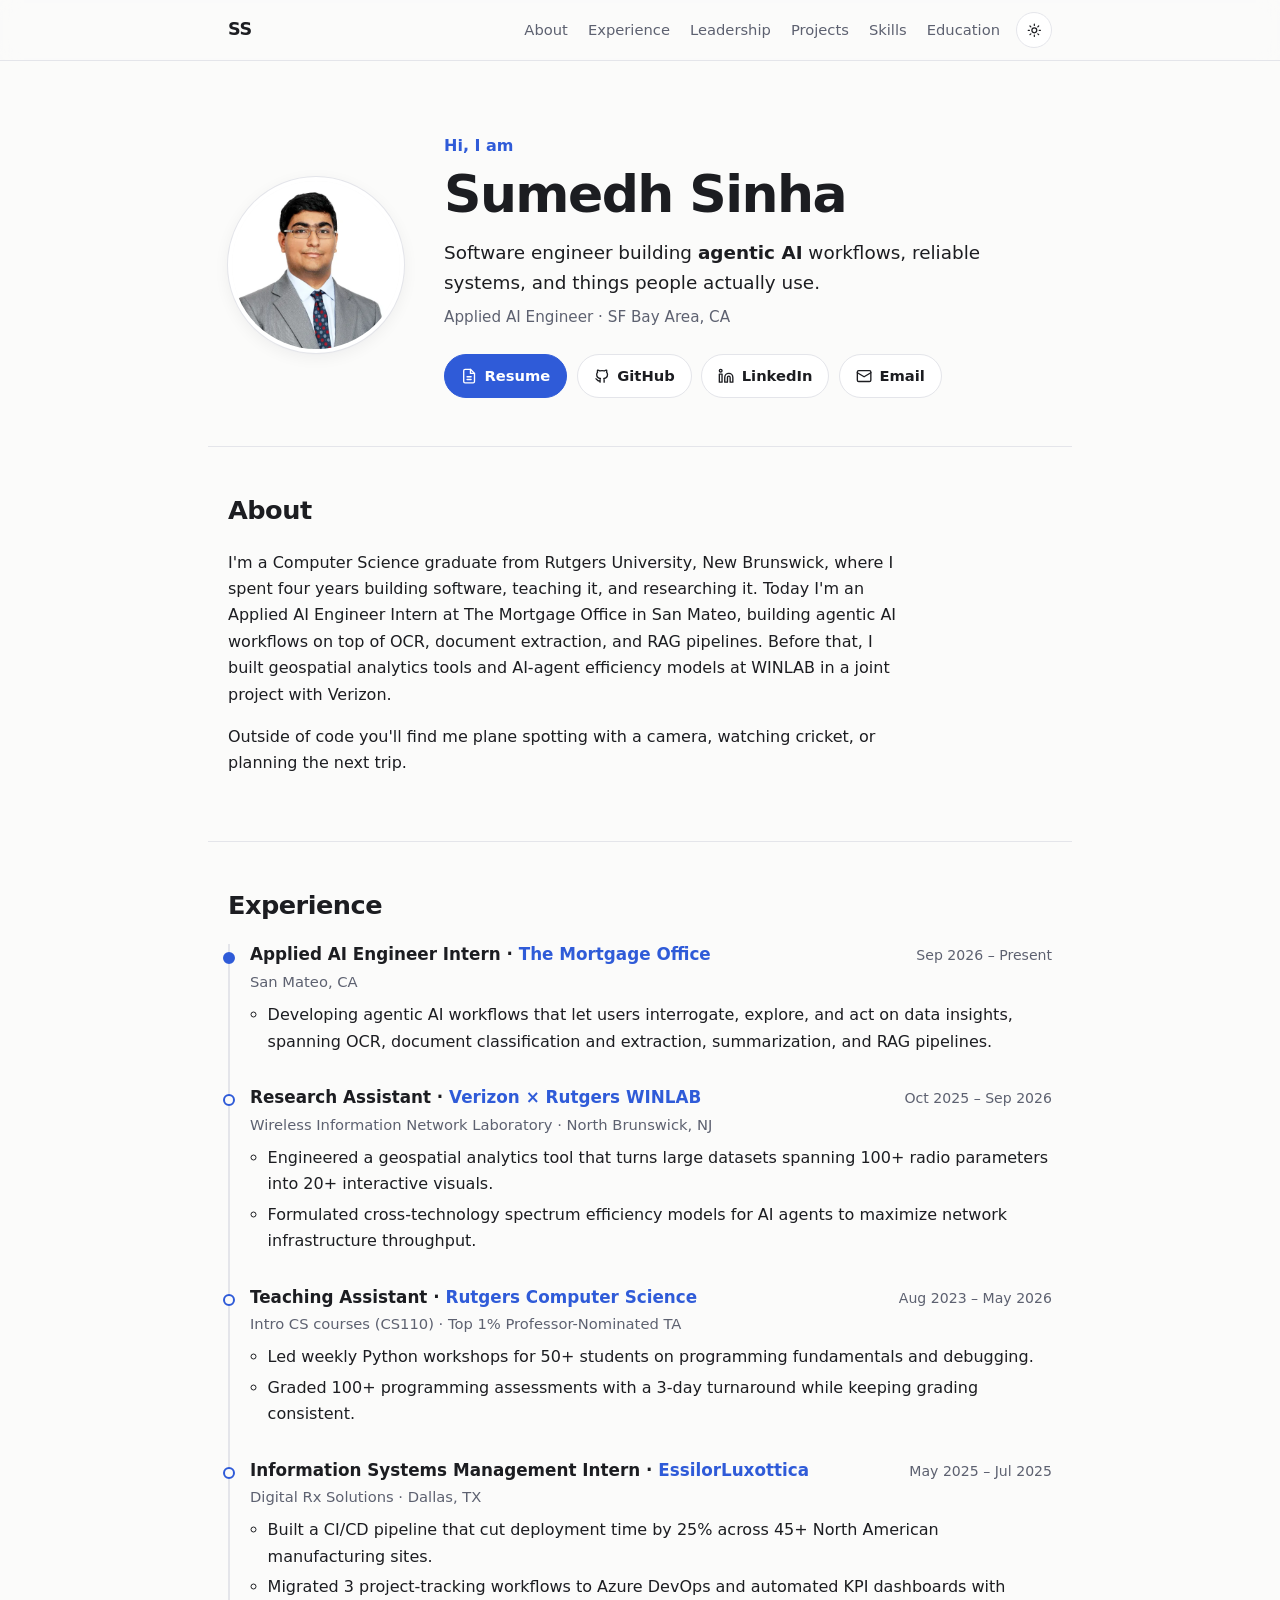
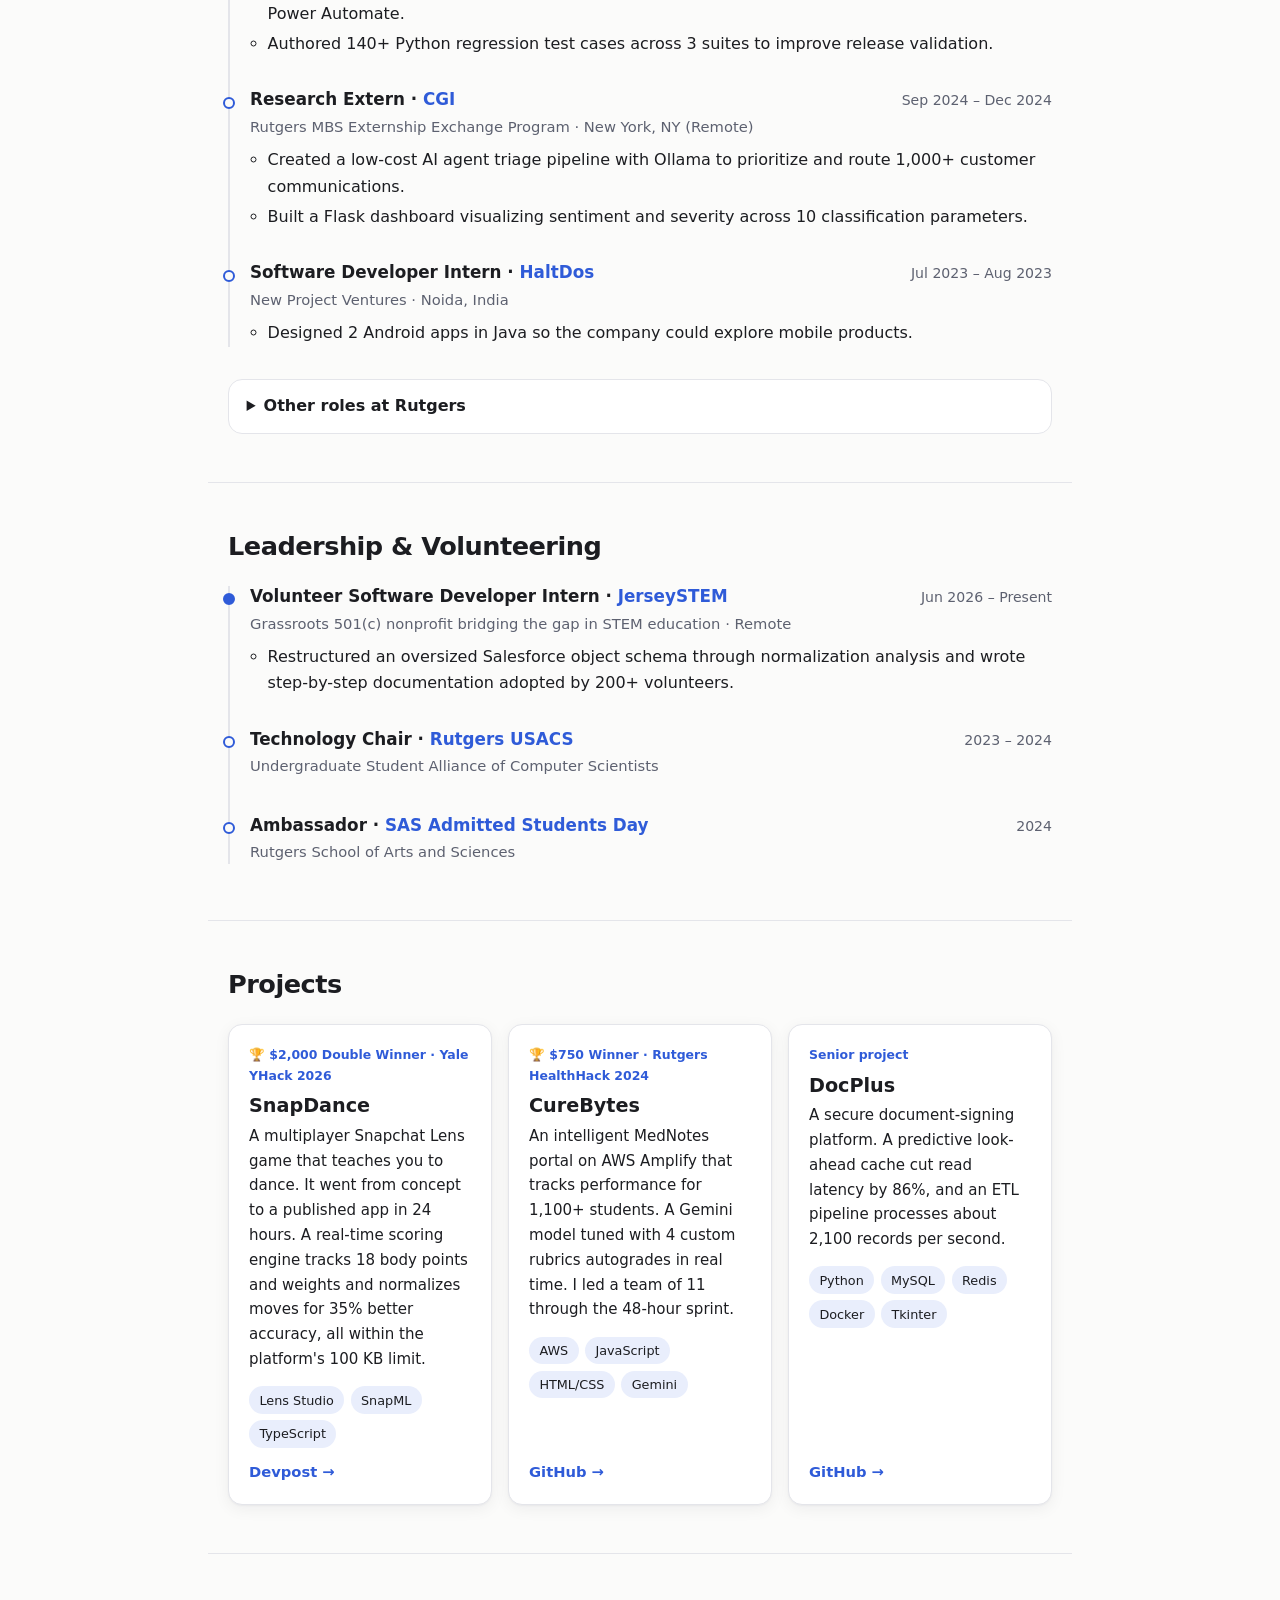
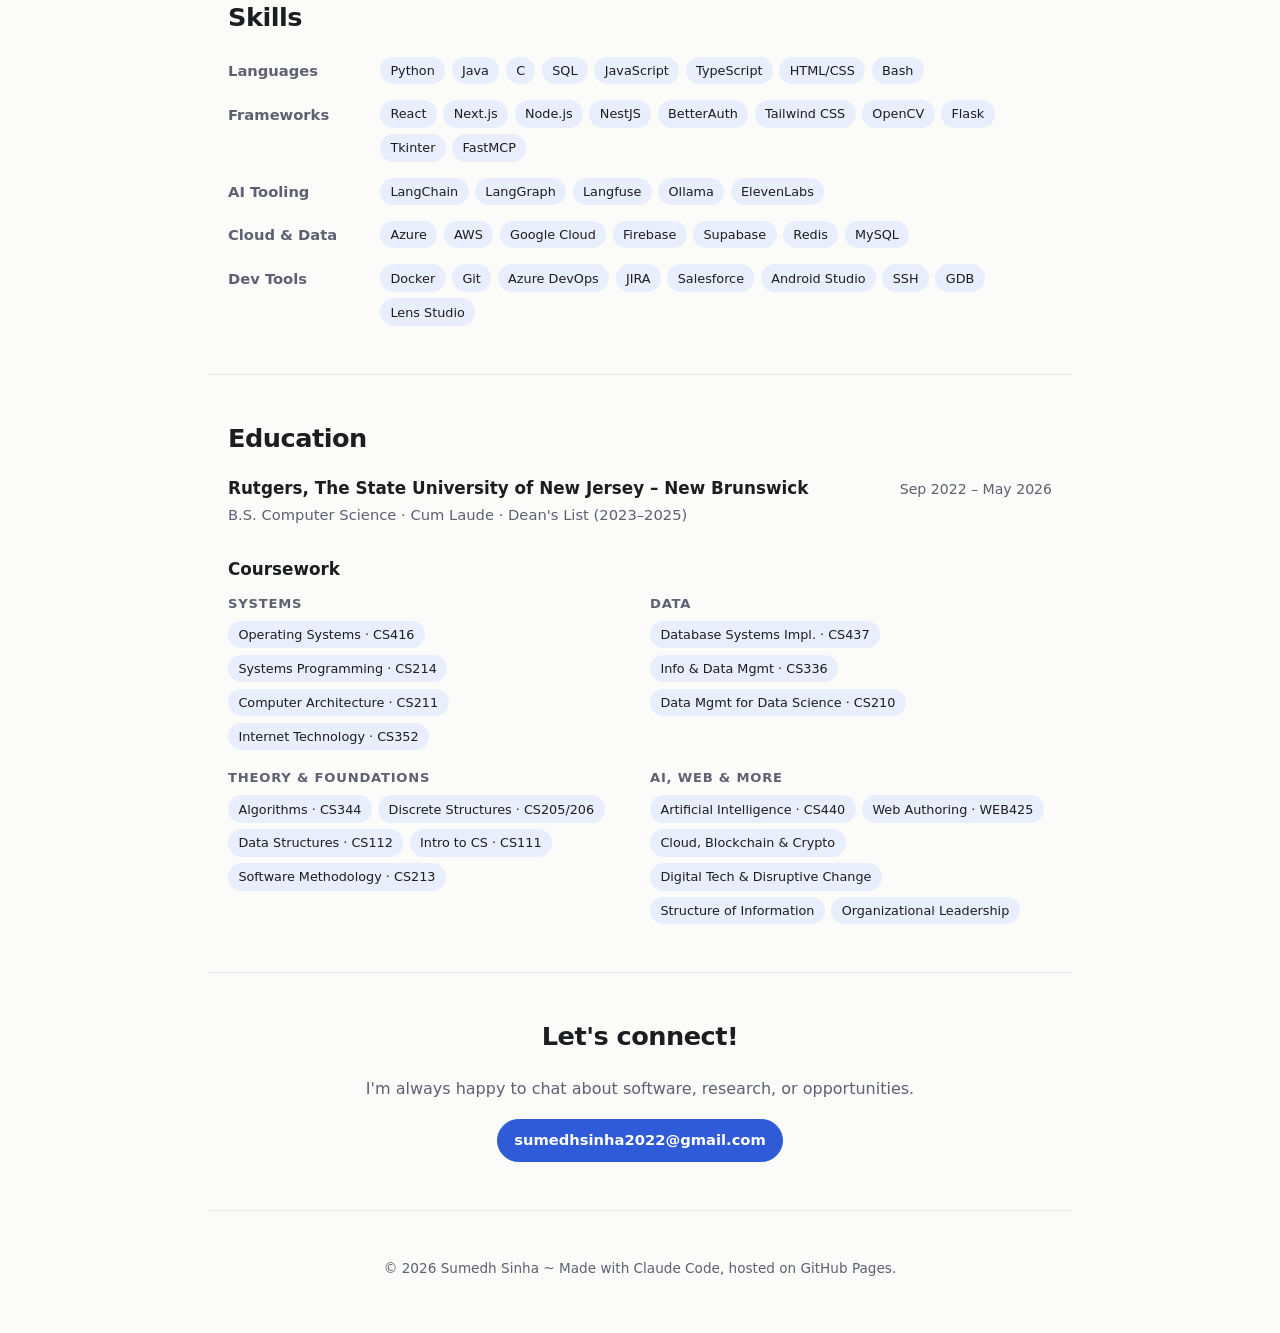
<file: index.html>
<!DOCTYPE html>
<html lang="en">
<head>
<meta charset="utf-8">
<meta name="viewport" content="width=device-width, initial-scale=1">
<title>Sumedh Sinha · Software Engineer</title>
<meta name="description" content="Sumedh Sinha is a software engineer building agentic AI, data, and full-stack systems.">
<meta name="color-scheme" content="light dark">
<link rel="icon" href="files/profile.jpg">

<meta property="og:type" content="website">
<meta property="og:title" content="Sumedh Sinha · Software Engineer">
<meta property="og:description" content="Rutgers CS '26. Applied AI engineer">
<meta property="og:url" content="https://sumedhsinha.github.io/">
<meta property="og:image" content="https://sumedhsinha.github.io/files/profile.jpg">
<meta name="twitter:card" content="summary">

<link rel="stylesheet" href="style.css">
<script>
    // Apply saved theme before paint to avoid a flash
    try { const t = localStorage.getItem("theme"); if (t) document.documentElement.dataset.theme = t; } catch (e) {}
</script>
</head>
<body>

<a class="skip-link" href="#main">Skip to content</a>

<header class="site-nav">
    <nav class="container nav-inner" aria-label="Primary">
        <a class="brand" href="#top">SS</a>
        <ul class="nav-links">
            <li><a href="#about">About</a></li>
            <li><a href="#experience">Experience</a></li>
            <li><a href="#leadership">Leadership</a></li>
            <li><a href="#projects">Projects</a></li>
            <li data-hidden><a href="#thoughts">Thoughts</a></li>
            <li><a href="#skills">Skills</a></li>
            <li><a href="#education">Education</a></li>
        </ul>
        <button class="theme-toggle" type="button" aria-label="Toggle dark mode">
            <svg class="icon-sun" viewBox="0 0 24 24" aria-hidden="true"><circle cx="12" cy="12" r="4"/><path d="M12 2v2M12 20v2M4.9 4.9l1.4 1.4M17.7 17.7l1.4 1.4M2 12h2M20 12h2M4.9 19.1l1.4-1.4M17.7 6.3l1.4-1.4"/></svg>
            <svg class="icon-moon" viewBox="0 0 24 24" aria-hidden="true"><path d="M21 12.8A9 9 0 1 1 11.2 3a7 7 0 0 0 9.8 9.8z"/></svg>
        </button>
    </nav>
</header>

<main id="main">

    <!-- ===== Hero ===== -->
    <section class="hero container" id="top">
        <picture class="hero-photo">
            <source srcset="files/profile.webp" type="image/webp">
            <img src="files/profile.jpg" width="480" height="480" alt="Portrait of Sumedh Sinha">
        </picture>
        <div class="hero-text">
            <p class="eyebrow">Hi, I am</p>
            <h1>Sumedh Sinha</h1>
            <!-- TODO: tweak this one-liner to match the roles you're targeting -->
            <p class="tagline">Software engineer building <strong>agentic AI</strong> workflows, reliable systems, and things people actually use.</p>
            <p class="meta">Applied AI Engineer · SF Bay Area, CA</p>
            <div class="actions">
                <a class="btn btn-primary" href="files/Sumedh_Sinha_resume.pdf" target="_blank" rel="noopener">
                    <svg viewBox="0 0 24 24" aria-hidden="true"><path d="M14 2H6a2 2 0 0 0-2 2v16a2 2 0 0 0 2 2h12a2 2 0 0 0 2-2V8z"/><path d="M14 2v6h6M9 13h6M9 17h6"/></svg>
                    Resume
                </a>
                <a class="btn" href="https://github.com/sumedhsinha">
                    <svg viewBox="0 0 24 24" aria-hidden="true"><path d="M9 19c-4.3 1.4-4.3-2.5-6-3m12 5v-3.5c0-1 .1-1.4-.5-2 2.8-.3 5.5-1.4 5.5-6a4.6 4.6 0 0 0-1.3-3.2 4.2 4.2 0 0 0-.1-3.2s-1.1-.3-3.5 1.3a12.3 12.3 0 0 0-6.2 0C6.5 2.8 5.4 3.1 5.4 3.1a4.2 4.2 0 0 0-.1 3.2A4.6 4.6 0 0 0 4 9.5c0 4.6 2.7 5.7 5.5 6-.6.6-.6 1.2-.5 2V21"/></svg>
                    GitHub
                </a>
                <a class="btn" href="https://www.linkedin.com/in/sinhasumedh/">
                    <svg viewBox="0 0 24 24" aria-hidden="true"><path d="M16 8a6 6 0 0 1 6 6v7h-4v-7a2 2 0 0 0-4 0v7h-4v-7a6 6 0 0 1 6-6zM2 9h4v12H2z"/><circle cx="4" cy="4" r="2"/></svg>
                    LinkedIn
                </a>
                <a class="btn" href="mailto:sumedhsinha2022@gmail.com">
                    <svg viewBox="0 0 24 24" aria-hidden="true"><rect x="2" y="4" width="20" height="16" rx="2"/><path d="m22 7-10 6L2 7"/></svg>
                    Email
                </a>
            </div>
        </div>
    </section>

    <!-- ===== About ===== -->
    <section class="section container" id="about">
        <h2>About</h2>
        <!-- TODO: write this in your own voice. 3–4 sentences: what you do, what you care about, what you're looking for. -->
        <p>
            I'm a Computer Science graduate from Rutgers University, New Brunswick, where I spent four years
            building software, teaching it, and researching it. Today I'm an Applied AI Engineer Intern at
            The Mortgage Office in San Mateo, building agentic AI workflows on top of OCR, document extraction,
            and RAG pipelines. Before that, I built geospatial analytics tools and AI-agent efficiency models
            at WINLAB in a joint project with Verizon.
        </p>
        <p>
            Outside of code you'll find me plane spotting with a camera, watching cricket, or planning the next trip.
            <!-- TODO: add what you're looking for, e.g. "I'm currently looking for full-time software engineering roles." -->
        </p>
    </section>

    <!-- ===== Experience ===== -->
    <section class="section container" id="experience">
        <h2>Experience</h2>
        <ol class="timeline">
            <li class="tl-item">
                <div class="tl-head">
                    <h3>Applied AI Engineer Intern · <span>The Mortgage Office</span></h3>
                    <span class="tl-date">Sep 2026 – Present</span>
                </div>
                <p class="tl-sub">San Mateo, CA</p>
                <ul>
                    <li>Developing agentic AI workflows that let users interrogate, explore, and act on data insights, spanning OCR, document classification and extraction, summarization, and RAG pipelines.</li>
                </ul>
            </li>
            <li class="tl-item">
                <div class="tl-head">
                    <h3>Research Assistant · <span>Verizon × Rutgers WINLAB</span></h3>
                    <span class="tl-date">Oct 2025 – Sep 2026</span>
                </div>
                <p class="tl-sub">Wireless Information Network Laboratory · North Brunswick, NJ</p>
                <ul>
                    <li>Engineered a geospatial analytics tool that turns large datasets spanning 100+ radio parameters into 20+ interactive visuals.</li>
                    <li>Formulated cross-technology spectrum efficiency models for AI agents to maximize network infrastructure throughput.</li>
                </ul>
            </li>
            <li class="tl-item">
                <div class="tl-head">
                    <h3>Teaching Assistant · <span>Rutgers Computer Science</span></h3>
                    <span class="tl-date">Aug 2023 – May 2026</span>
                </div>
                <p class="tl-sub">Intro CS courses (CS110) · Top 1% Professor-Nominated TA</p>
                <ul>
                    <li>Led weekly Python workshops for 50+ students on programming fundamentals and debugging.</li>
                    <li>Graded 100+ programming assessments with a 3-day turnaround while keeping grading consistent.</li>
                </ul>
            </li>
            <li class="tl-item">
                <div class="tl-head">
                    <h3>Information Systems Management Intern · <span>EssilorLuxottica</span></h3>
                    <span class="tl-date">May 2025 – Jul 2025</span>
                </div>
                <p class="tl-sub">Digital Rx Solutions · Dallas, TX</p>
                <ul>
                    <li>Built a CI/CD pipeline that cut deployment time by 25% across 45+ North American manufacturing sites.</li>
                    <li>Migrated 3 project-tracking workflows to Azure DevOps and automated KPI dashboards with Power Automate.</li>
                    <li>Authored 140+ Python regression test cases across 3 suites to improve release validation.</li>
                </ul>
            </li>
            <li class="tl-item">
                <div class="tl-head">
                    <h3>Research Extern · <span>CGI</span></h3>
                    <span class="tl-date">Sep 2024 – Dec 2024</span>
                </div>
                <p class="tl-sub">Rutgers MBS Externship Exchange Program · New York, NY (Remote)</p>
                <ul>
                    <li>Created a low-cost AI agent triage pipeline with Ollama to prioritize and route 1,000+ customer communications.</li>
                    <li>Built a Flask dashboard visualizing sentiment and severity across 10 classification parameters.</li>
                </ul>
            </li>
            <li class="tl-item">
                <div class="tl-head">
                    <h3>Software Developer Intern · <span>HaltDos</span></h3>
                    <span class="tl-date">Jul 2023 – Aug 2023</span>
                </div>
                <p class="tl-sub">New Project Ventures · Noida, India</p>
                <ul>
                    <li>Designed 2 Android apps in Java so the company could explore mobile products.</li>
                </ul>
            </li>
        </ol>

        <details class="more">
            <summary>Other roles at Rutgers</summary>
            <!-- TODO: add dates for these -->
            <ul>
                <li><strong>Piazza Crew</strong>, Data Structures (CS112)</li>
                <li><strong>Assignment Developer</strong>, Assignment Guru Program, Dept. of Computer Science</li>
                <li><strong>Design Researcher</strong>, IDEA at Rutgers</li>
            </ul>
        </details>
    </section>

    <!-- ===== Leadership & Volunteering ===== -->
    <section class="section container" id="leadership">
        <h2>Leadership &amp; Volunteering</h2>
        <ol class="timeline">
            <li class="tl-item">
                <div class="tl-head">
                    <h3>Volunteer Software Developer Intern · <span>JerseySTEM</span></h3>
                    <span class="tl-date">Jun 2026 – Present</span>
                </div>
                <p class="tl-sub">Grassroots 501(c) nonprofit bridging the gap in STEM education · Remote</p>
                <ul>
                    <li>Restructured an oversized Salesforce object schema through normalization analysis and wrote step-by-step documentation adopted by 200+ volunteers.</li>
                </ul>
            </li>
            <li class="tl-item">
                <div class="tl-head">
                    <h3>Technology Chair · <span>Rutgers USACS</span></h3>
                    <span class="tl-date">2023 – 2024</span>
                </div>
                <p class="tl-sub">Undergraduate Student Alliance of Computer Scientists</p>
            </li>
            <li class="tl-item">
                <div class="tl-head">
                    <h3>Ambassador · <span>SAS Admitted Students Day</span></h3>
                    <span class="tl-date">2024</span>
                </div>
                <p class="tl-sub">Rutgers School of Arts and Sciences</p>
            </li>
        </ol>
    </section>

    <!-- ===== Projects ===== -->
    <section class="section container" id="projects">
        <h2>Projects</h2>
        <div class="cards">
            <article class="card">
                <p class="badge">🏆 $2,000 Double Winner · Yale YHack 2026</p>
                <h3>SnapDance</h3>
                <p>A multiplayer Snapchat Lens game that teaches you to dance. It went from concept to a published app in 24 hours. A real-time scoring engine tracks 18 body points and weights and normalizes moves for 35% better accuracy, all within the platform's 100 KB limit.</p>
                <ul class="tags"><li>Lens Studio</li><li>SnapML</li><li>TypeScript</li></ul>
                <a class="card-link" href="https://devpost.com/software/snapdance">Devpost →</a>
            </article>
            <article class="card">
                <p class="badge">🏆 $750 Winner · Rutgers HealthHack 2024</p>
                <h3>CureBytes</h3>
                <p>An intelligent MedNotes portal on AWS Amplify that tracks performance for 1,100+ students. A Gemini model tuned with 4 custom rubrics autogrades in real time. I led a team of 11 through the 48-hour sprint.</p>
                <ul class="tags"><li>AWS</li><li>JavaScript</li><li>HTML/CSS</li><li>Gemini</li></ul>
                <a class="card-link" href="https://github.com/sumedhsinha/health-hack-2024">GitHub →</a>
            </article>
            <article class="card">
                <p class="badge">Senior project</p>
                <h3>DocPlus</h3>
                <p>A secure document-signing platform. A predictive look-ahead cache cut read latency by 86%, and an ETL pipeline processes about 2,100 records per second.</p>
                <ul class="tags"><li>Python</li><li>MySQL</li><li>Redis</li><li>Docker</li><li>Tkinter</li></ul>
                <a class="card-link" href="https://github.com/sumedhsinha/DocPlus">GitHub →</a>
            </article>
            <!-- TODO: add 1–3 more, e.g. uhax (UHACCS 2026), Newsdeck (Android), CS416 OS projects, nexhacks.
                 Copy an <article class="card"> block above. A screenshot/GIF per card helps a lot:
                 <img class="card-img" src="files/snapdance.webp" alt="..." loading="lazy"> -->
        </div>
    </section>

    <!-- ===== Thoughts ===== -->
    <!-- New post? Add an <li> here AND in thoughts/index.html (newest first). Keep ~3 here.
         Hide anything on this page (post, card, section) with data-hidden. Preview: index.html?preview -->
    <section class="section container" id="thoughts" data-hidden> <!-- remove data-hidden (here and on the nav link) once there is a real post -->
        <h2>Thoughts</h2>
        <ul class="post-list">
            <li data-hidden>
                <a href="thoughts/_example-post.html">
                    <span class="post-title">A tour of everything a post can do</span>
                    <span class="post-dek">The template for every post on this site: headings, callouts, code, figures, tables, and more.</span>
                </a>
                <time datetime="2026-10-31">Oct 31, 2026</time>
            </li>
        </ul>
        <p><a class="more-link" href="thoughts/">All thoughts →</a></p>
    </section>

    <!-- ===== Skills ===== -->
    <section class="section container" id="skills">
        <h2>Skills</h2>
        <dl class="skills">
            <div><dt>Languages</dt><dd><ul class="tags"><li>Python</li><li>Java</li><li>C</li><li>SQL</li><li>JavaScript</li><li>TypeScript</li><li>HTML/CSS</li><li>Bash</li></ul></dd></div>
            <div><dt>Frameworks</dt><dd><ul class="tags"><li>React</li><li>Next.js</li><li>Node.js</li><li>NestJS</li><li>BetterAuth</li><li>Tailwind CSS</li><li>OpenCV</li><li>Flask</li><li>Tkinter</li><li>FastMCP</li></ul></dd></div>
            <div><dt>AI Tooling</dt><dd><ul class="tags"><li>LangChain</li><li>LangGraph</li><li>Langfuse</li><li>Ollama</li><li>ElevenLabs</li></ul></dd></div>
            <div><dt>Cloud &amp; Data</dt><dd><ul class="tags"><li>Azure</li><li>AWS</li><li>Google Cloud</li><li>Firebase</li><li>Supabase</li><li>Redis</li><li>MySQL</li></ul></dd></div>
            <div><dt>Dev Tools</dt><dd><ul class="tags"><li>Docker</li><li>Git</li><li>Azure DevOps</li><li>JIRA</li><li>Salesforce</li><li>Android Studio</li><li>SSH</li><li>GDB</li><li>Lens Studio</li></ul></dd></div>
        </dl>
    </section>

    <!-- ===== Education ===== -->
    <section class="section container" id="education">
        <h2>Education</h2>
        <div class="edu">
            <div class="tl-head">
                <h3>Rutgers, The State University of New Jersey – New Brunswick</h3>
                <span class="tl-date">Sep 2022 – May 2026</span>
            </div>
            <p class="tl-sub">B.S. Computer Science · Cum Laude · Dean's List (2023–2025)</p>
        </div>

        <h3 class="sub-h">Coursework</h3>
        <div class="courses">
            <div>
                <h4>Systems</h4>
                <ul class="tags"><li>Operating Systems · CS416</li><li>Systems Programming · CS214</li><li>Computer Architecture · CS211</li><li>Internet Technology · CS352</li></ul>
            </div>
            <div>
                <h4>Data</h4>
                <ul class="tags"><li>Database Systems Impl. · CS437</li><li>Info &amp; Data Mgmt · CS336</li><li>Data Mgmt for Data Science · CS210</li></ul>
            </div>
            <div>
                <h4>Theory &amp; Foundations</h4>
                <ul class="tags"><li>Algorithms · CS344</li><li>Discrete Structures · CS205/206</li><li>Data Structures · CS112</li><li>Intro to CS · CS111</li><li>Software Methodology · CS213</li></ul>
            </div>
            <div>
                <h4>AI, Web &amp; More</h4>
                <ul class="tags"><li>Artificial Intelligence · CS440</li><li>Web Authoring · WEB425</li><li>Cloud, Blockchain &amp; Crypto</li><li>Digital Tech &amp; Disruptive Change</li><li>Structure of Information</li><li>Organizational Leadership</li></ul>
            </div>
        </div>
    </section>

    <!-- ===== Contact ===== -->
    <section class="section container contact" id="contact">
        <h2>Let's connect!</h2>
        <p>I'm always happy to chat about software, research, or opportunities.</p>
        <a class="btn btn-primary" href="mailto:sumedhsinha2022@gmail.com">sumedhsinha2022@gmail.com</a>
    </section>

</main>

<footer class="container footer">
    <p>© <span id="year">2026</span> Sumedh Sinha ~ Made with Claude Code, hosted on GitHub Pages. </p>
</footer>

<script src="site.js"></script>
</body>
</html>
</file>
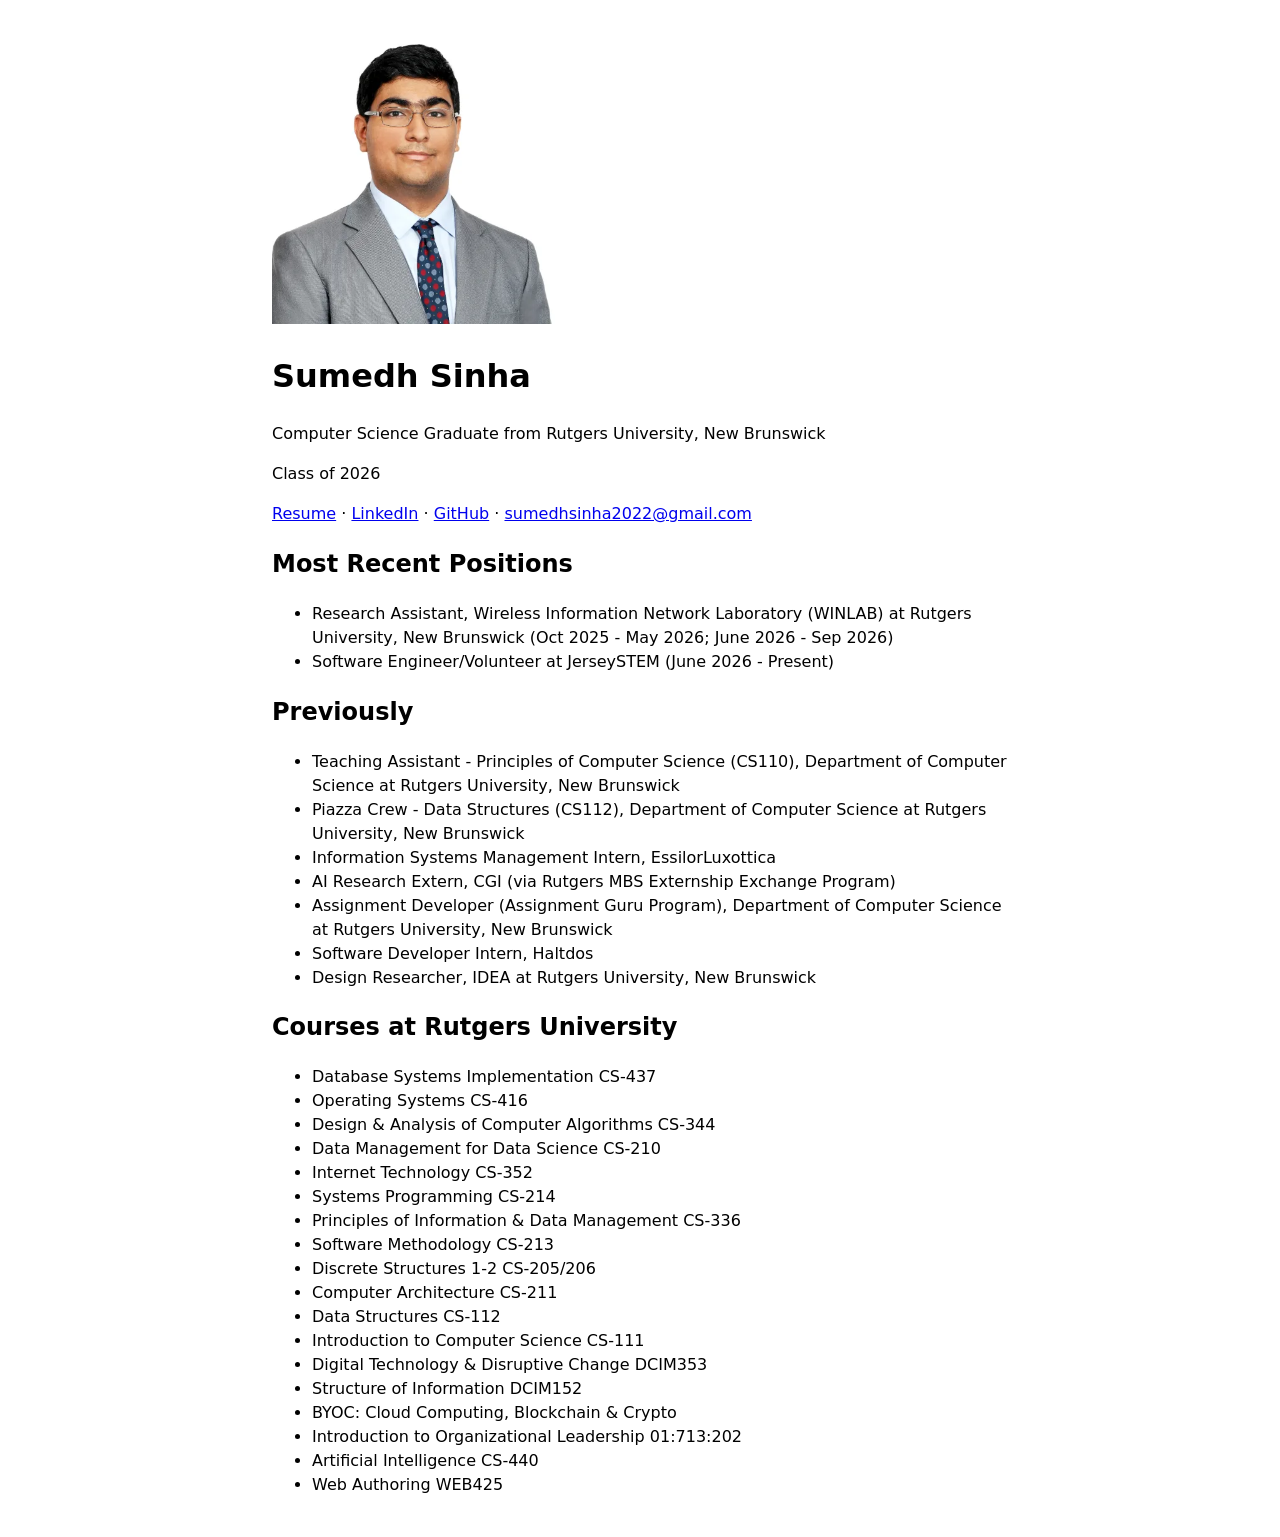
<file: _legacy/index.html>
<!DOCTYPE html>
<html lang="en">
<head>
<meta charset="utf-8">
<meta name="viewport" content="width=device-width, initial-scale=1">
<title>Sumedh Sinha</title>
<meta name="description" content="Sumedh Sinha, Computer Science graduate from Rutgers University, New Brunswick (Class of 2026).">
<link rel="icon" href="../files/profile.jpg">

<meta property="og:type" content="website">
<meta property="og:title" content="Sumedh Sinha">
<meta property="og:description" content="Computer Science graduate from Rutgers University, New Brunswick.">
<meta property="og:url" content="https://sumedhsinha.github.io/">
<meta property="og:image" content="https://sumedhsinha.github.io/files/profile.jpg">
<meta name="twitter:card" content="summary">

<style>
    body { max-width: 46rem; margin: 0 auto; padding: 1.5rem 1rem; font-family: system-ui, -apple-system, "Segoe UI", Roboto, sans-serif; line-height: 1.5; }
    img { max-width: 100%; height: auto; }
</style>
</head>
<body>

<picture>
    <source srcset="../files/profile.webp" type="image/webp">
    <img src="../files/profile.jpg" width="300" height="300" alt="Portrait of Sumedh Sinha">
</picture>

<h1>Sumedh Sinha</h1>
<p>Computer Science Graduate from Rutgers University, New Brunswick</p>
<p>Class of 2026</p>
<p>
    <a href="../files/Sumedh_Sinha_resume.pdf" target="_blank" rel="noopener">Resume</a> ·
    <a href="https://www.linkedin.com/in/sinhasumedh/">LinkedIn</a> ·
    <a href="https://github.com/sumedhsinha">GitHub</a> ·
    <a href="mailto:sumedhsinha2022@gmail.com">sumedhsinha2022@gmail.com</a>
</p>

<h2>Most Recent Positions</h2>
<ul>
    <li>Research Assistant, Wireless Information Network Laboratory (WINLAB) at Rutgers University, New Brunswick (Oct 2025 - May 2026; June 2026 - Sep 2026)</li>
    <li>Software Engineer/Volunteer at JerseySTEM (June 2026 - Present)</li>
</ul>

<h2>Previously</h2>
<ul>
    <li>Teaching Assistant - Principles of Computer Science (CS110), Department of Computer Science at Rutgers University, New Brunswick</li>
    <li>Piazza Crew - Data Structures (CS112), Department of Computer Science at Rutgers University, New Brunswick</li>
    <li>Information Systems Management Intern, EssilorLuxottica</li>
    <li>AI Research Extern, CGI (via Rutgers MBS Externship Exchange Program)</li>
    <li>Assignment Developer (Assignment Guru Program), Department of Computer Science at Rutgers University, New Brunswick</li>
    <li>Software Developer Intern, Haltdos</li>
    <li>Design Researcher, IDEA at Rutgers University, New Brunswick</li>
</ul>

<h2>Courses at Rutgers University</h2>
<ul>
    <li>Database Systems Implementation CS-437</li>
    <li>Operating Systems CS-416</li>
    <li>Design &amp; Analysis of Computer Algorithms CS-344</li>
    <li>Data Management for Data Science CS-210</li>
    <li>Internet Technology CS-352</li>
    <li>Systems Programming CS-214</li>
    <li>Principles of Information &amp; Data Management CS-336</li>
    <li>Software Methodology CS-213</li>
    <li>Discrete Structures 1-2 CS-205/206</li>
    <li>Computer Architecture CS-211</li>
    <li>Data Structures CS-112</li>
    <li>Introduction to Computer Science CS-111</li>
    <li>Digital Technology &amp; Disruptive Change DCIM353</li>
    <li>Structure of Information DCIM152</li>
    <li>BYOC: Cloud Computing, Blockchain &amp; Crypto</li>
    <li>Introduction to Organizational Leadership 01:713:202</li>
    <li>Artificial Intelligence CS-440</li>
    <li>Web Authoring WEB425</li>
</ul>

</body>
</html>
</file>
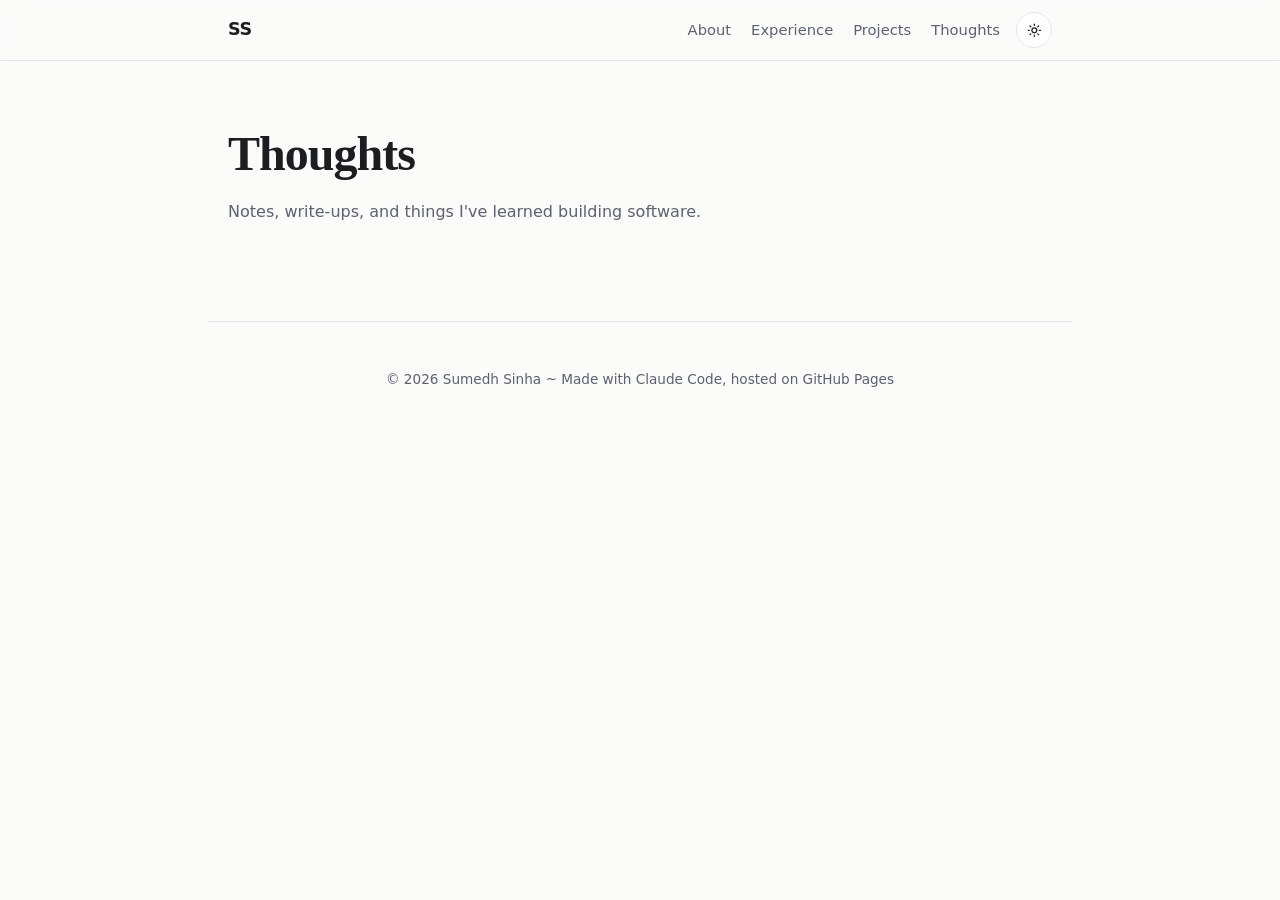
<file: thoughts/index.html>
<!DOCTYPE html>
<html lang="en">
<head>
<meta charset="utf-8">
<meta name="viewport" content="width=device-width, initial-scale=1">
<title>Thoughts · Sumedh Sinha</title>
<meta name="description" content="Notes and write-ups by Sumedh Sinha on software, AI, and systems.">
<meta name="color-scheme" content="light dark">
<link rel="icon" href="../files/profile.jpg">

<meta property="og:type" content="website">
<meta property="og:title" content="Thoughts · Sumedh Sinha">
<meta property="og:description" content="Notes and write-ups on software, AI, and systems.">
<meta property="og:url" content="https://sumedhsinha.github.io/thoughts/">
<meta property="og:image" content="https://sumedhsinha.github.io/files/profile.jpg">
<meta name="twitter:card" content="summary">

<link rel="stylesheet" href="../style.css">
<script>
    try { const t = localStorage.getItem("theme"); if (t) document.documentElement.dataset.theme = t; } catch (e) {}
</script>
</head>
<body>

<a class="skip-link" href="#main">Skip to content</a>

<header class="site-nav">
    <nav class="container nav-inner" aria-label="Primary">
        <a class="brand" href="../">SS</a>
        <ul class="nav-links">
            <li><a href="../#about">About</a></li>
            <li><a href="../#experience">Experience</a></li>
            <li><a href="../#projects">Projects</a></li>
            <li><a href="./" aria-current="page">Thoughts</a></li>
        </ul>
        <button class="theme-toggle" type="button" aria-label="Toggle dark mode">
            <svg class="icon-sun" viewBox="0 0 24 24" aria-hidden="true"><circle cx="12" cy="12" r="4"/><path d="M12 2v2M12 20v2M4.9 4.9l1.4 1.4M17.7 17.7l1.4 1.4M2 12h2M20 12h2M4.9 19.1l1.4-1.4M17.7 6.3l1.4-1.4"/></svg>
            <svg class="icon-moon" viewBox="0 0 24 24" aria-hidden="true"><path d="M21 12.8A9 9 0 1 1 11.2 3a7 7 0 0 0 9.8 9.8z"/></svg>
        </button>
    </nav>
</header>

<main id="main" class="container">
    <section class="page-head">
        <h1>Thoughts</h1>
        <p>Notes, write-ups, and things I've learned building software.</p>
    </section>

    <!-- New post? Copy the <li> below to the TOP of this list (newest first),
         then add the same <li> to the Thoughts section in ../index.html with "thoughts/" in front of the href.
         Hide an entry without deleting it: <li data-hidden>. Preview hidden entries: thoughts/?preview -->
    <ul class="post-list" style="margin-bottom: 4rem">
        <li data-hidden>
            <a href="_example-post.html">
                <span class="post-title">A tour of everything a post can do</span>
                <span class="post-dek">The template for every post on this site: headings, callouts, code, figures, tables, and more.</span>
            </a>
            <time datetime="2026-10-31">Oct 31, 2026</time>
        </li>
    </ul>
</main>

<footer class="container footer">
    <p>© <span id="year">2026</span> Sumedh Sinha ~ Made with Claude Code, hosted on GitHub Pages</p>
</footer>

<script src="../site.js"></script>
</body>
</html>
</file>
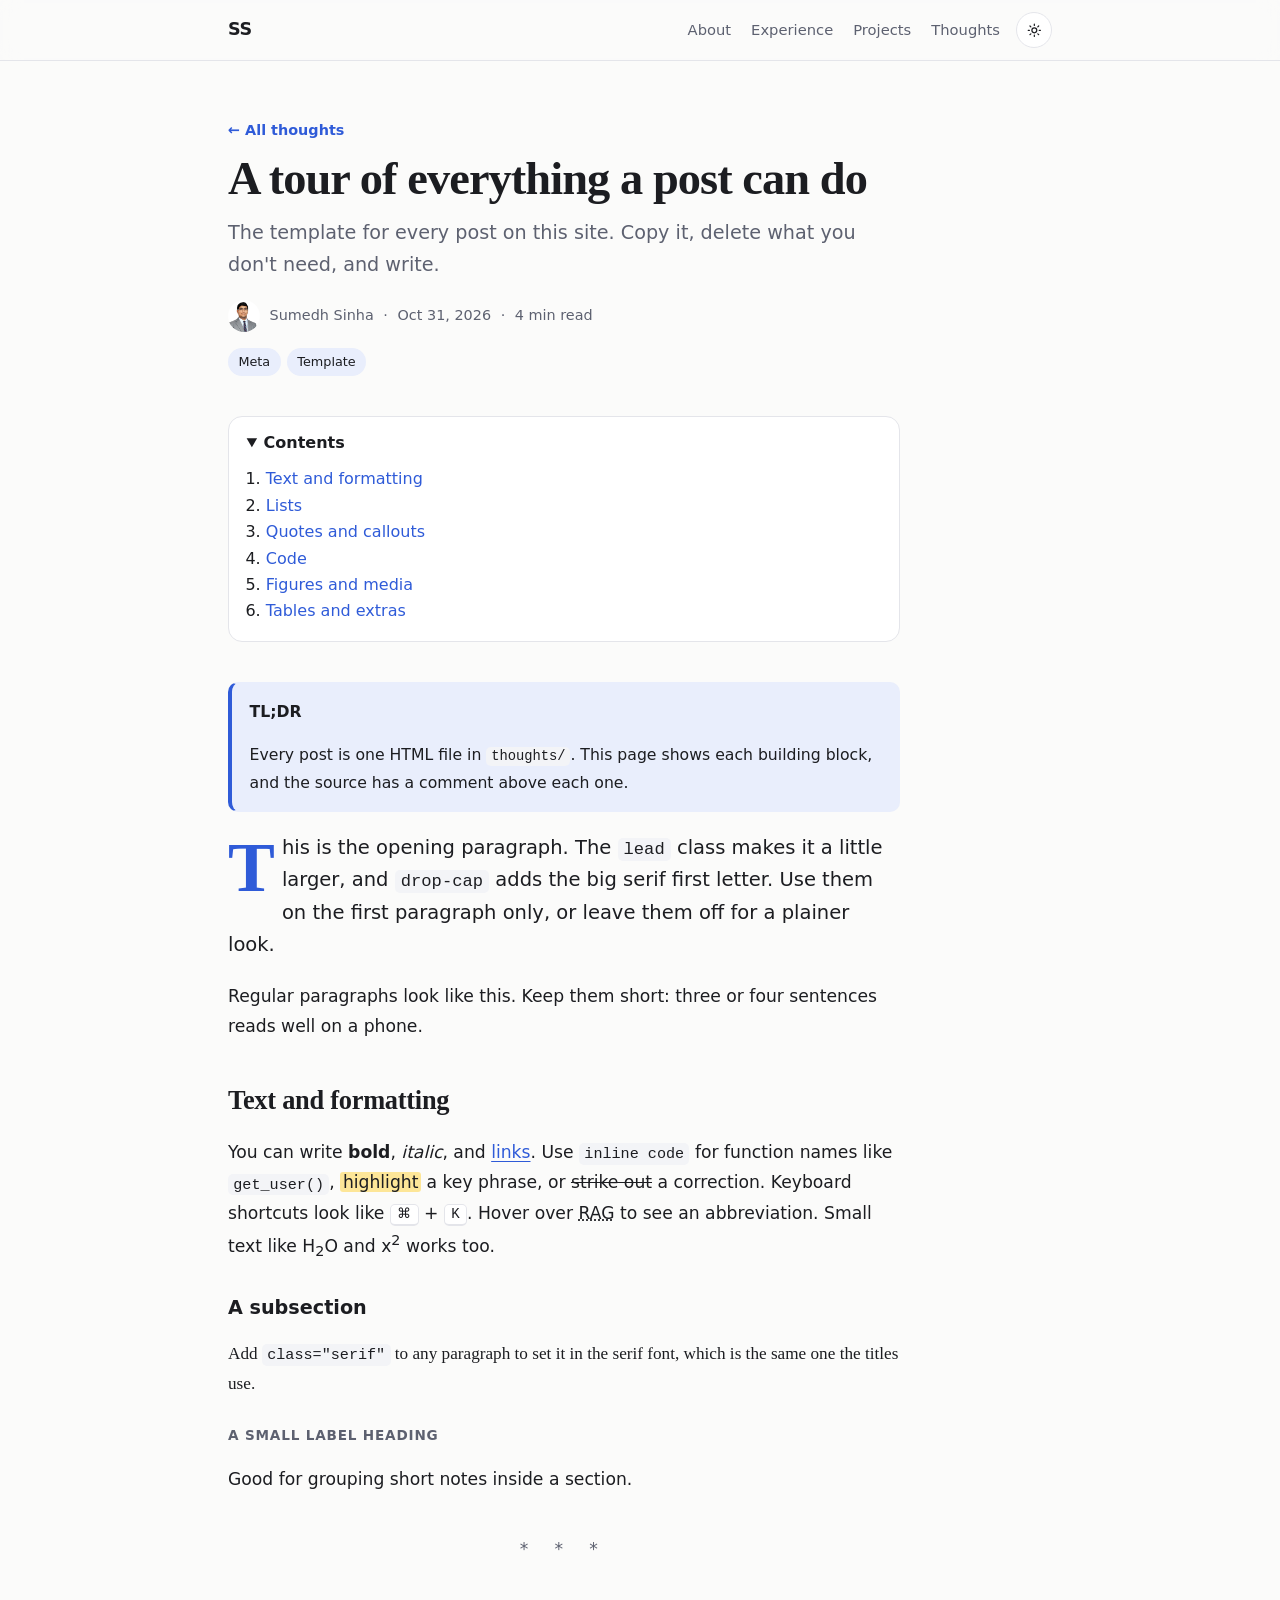
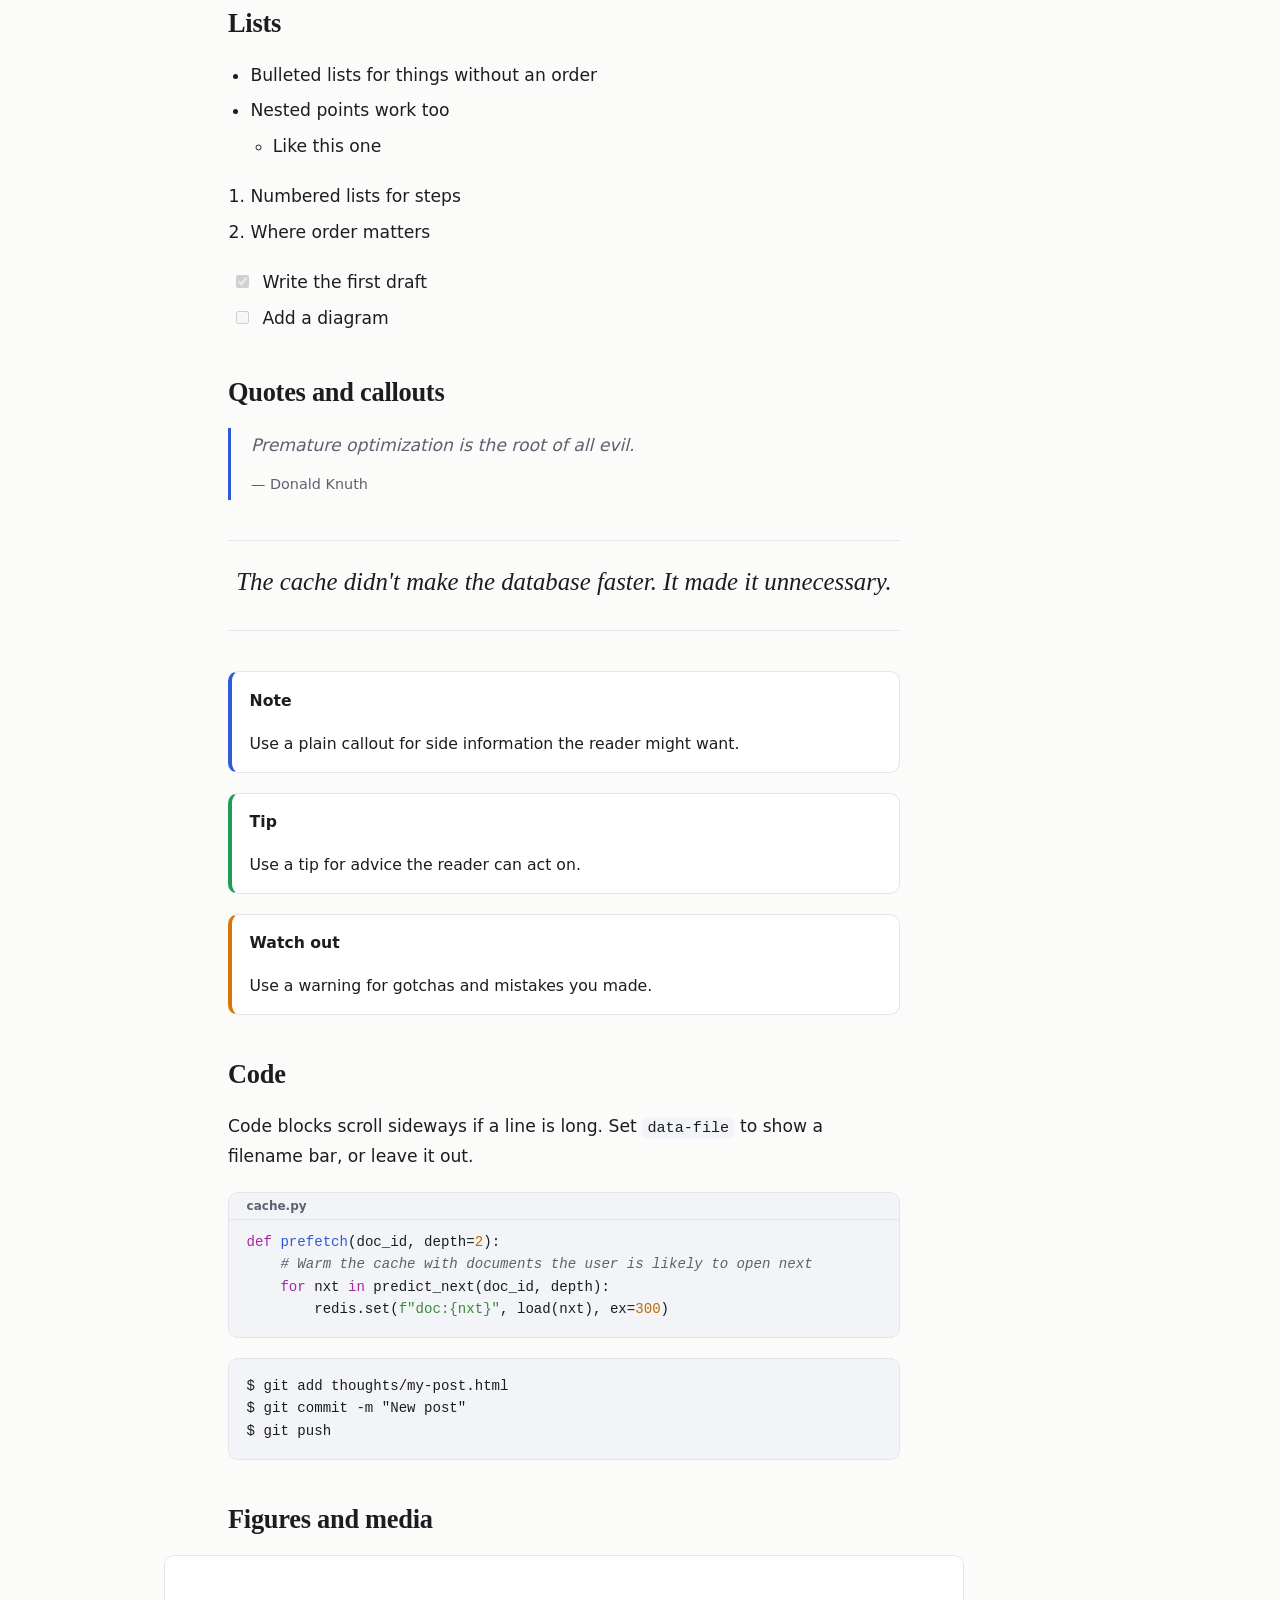
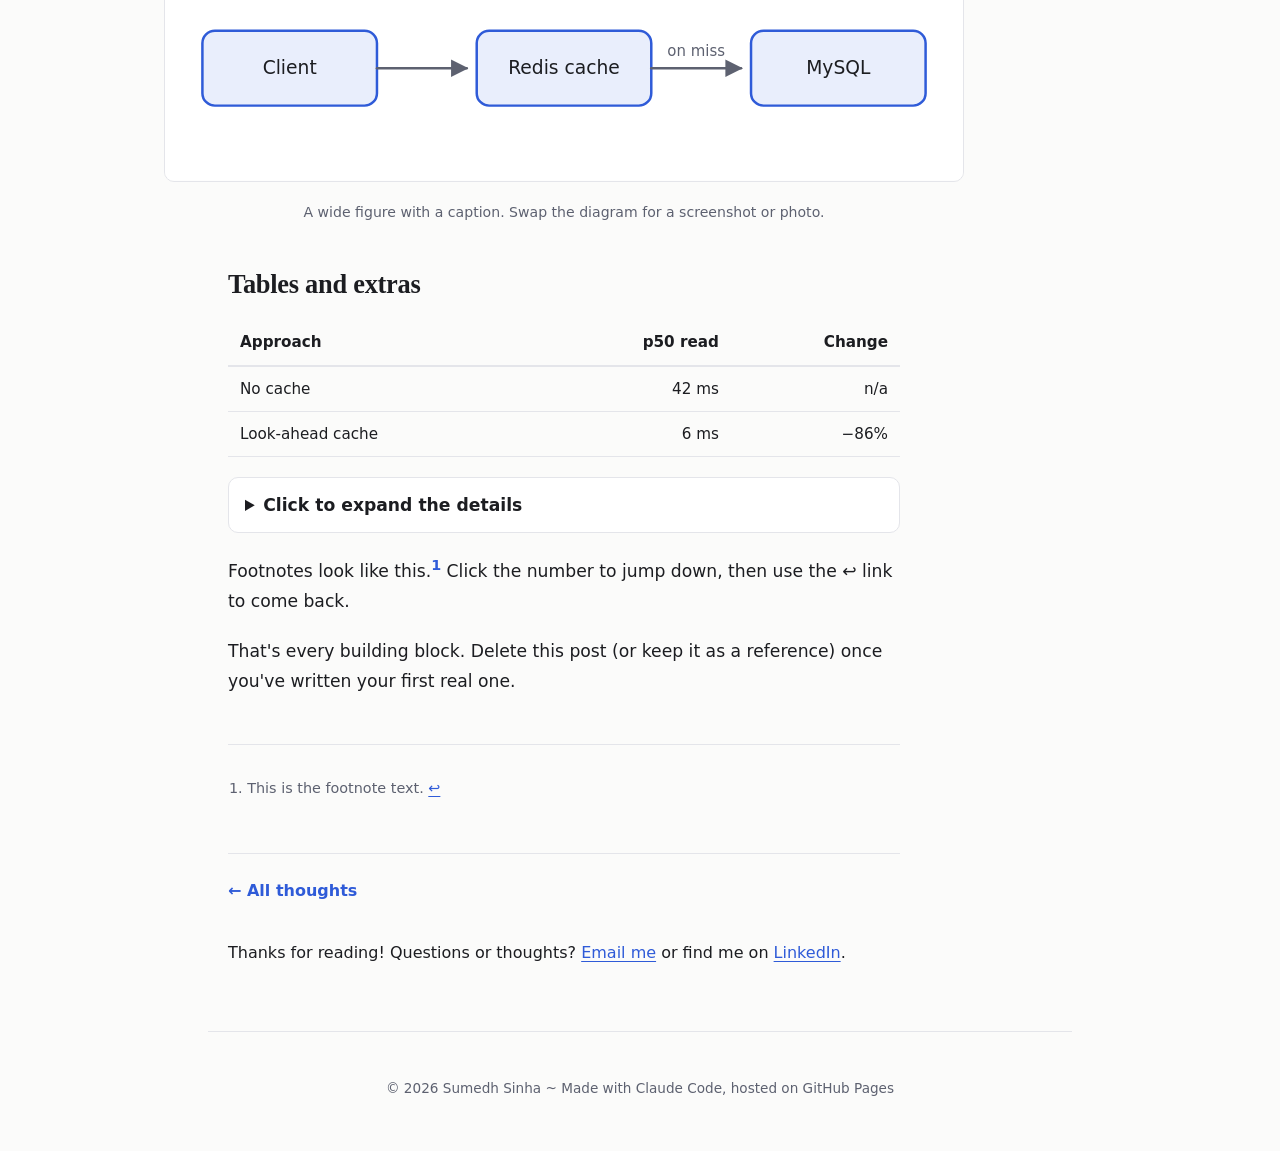
<file: thoughts/_example-post.html>
<!DOCTYPE html>
<!--
  ================================================================
  HOW TO WRITE A NEW POST
  1. Copy this file in thoughts/ and give it a short, dashed name:
       thoughts/docplus-caching.html
  2. Edit the 4 spots marked EDIT in <head> (title, description, og:url, og:title).
  3. Edit the post header (tag, title, dek, date, reading time).
  4. Replace the body inside <div class="prose">. Keep the blocks you need and delete the rest.
     Each block below has a comment explaining it.
  5. Add an <li> for the post to the top of BOTH lists:
       thoughts/index.html   (href="docplus-caching.html")
       index.html            (href="thoughts/docplus-caching.html")
  6. Preview: open the file in your browser. Then commit and push.
  Images go in files/ (WebP is best) and are linked as ../files/name.webp

  HIDING THINGS
  A) data-hidden: hides any element (a post's <li>, a project card, a whole <section>).
       <li data-hidden> ... </li>
     It's still in the page source and the URL still works, so it hides, it doesn't protect.
     Add ?preview to the URL (e.g. index.html?preview) to see hidden items outlined in orange.
  B) Draft post page: add data-draft to <html> and the robots line to <head>:
       <html lang="en" data-draft>
       <meta name="robots" content="noindex">
     Shows an orange DRAFT banner and keeps search engines away. Remove both to publish.
  C) Not on the live site at all: start the file name with an underscore:
       thoughts/_docplus-caching.html
     GitHub Pages (Jekyll) skips files starting with "_", so the URL is a 404 for everyone,
     but you can still open it locally. Rename it without the "_" to publish.
     Note: the file is still visible in the public GitHub repo. Only this works while the
     repo has no .nojekyll file.
  ================================================================
-->
<html lang="en">
<head>
<meta charset="utf-8">
<meta name="viewport" content="width=device-width, initial-scale=1">
<title>A tour of everything a post can do · Sumedh Sinha</title> <!-- EDIT -->
<meta name="description" content="The template for every post on this site: headings, callouts, code, figures, tables, and more."> <!-- EDIT -->
<meta name="color-scheme" content="light dark">
<link rel="icon" href="../files/profile.jpg">

<meta property="og:type" content="article">
<meta property="og:title" content="A tour of everything a post can do"> <!-- EDIT -->
<meta property="og:description" content="The template for every post on this site.">
<meta property="og:url" content="https://sumedhsinha.github.io/thoughts/_example-post.html"> <!-- EDIT -->
<meta property="og:image" content="https://sumedhsinha.github.io/files/profile.jpg">
<meta name="twitter:card" content="summary">

<link rel="stylesheet" href="../style.css">
<script>
    try { const t = localStorage.getItem("theme"); if (t) document.documentElement.dataset.theme = t; } catch (e) {}
</script>
</head>
<body>

<a class="skip-link" href="#main">Skip to content</a>

<header class="site-nav">
    <nav class="container nav-inner" aria-label="Primary">
        <a class="brand" href="../">SS</a>
        <ul class="nav-links">
            <li><a href="../#about">About</a></li>
            <li><a href="../#experience">Experience</a></li>
            <li><a href="../#projects">Projects</a></li>
            <li><a href="./">Thoughts</a></li>
        </ul>
        <button class="theme-toggle" type="button" aria-label="Toggle dark mode">
            <svg class="icon-sun" viewBox="0 0 24 24" aria-hidden="true"><circle cx="12" cy="12" r="4"/><path d="M12 2v2M12 20v2M4.9 4.9l1.4 1.4M17.7 17.7l1.4 1.4M2 12h2M20 12h2M4.9 19.1l1.4-1.4M17.7 6.3l1.4-1.4"/></svg>
            <svg class="icon-moon" viewBox="0 0 24 24" aria-hidden="true"><path d="M21 12.8A9 9 0 1 1 11.2 3a7 7 0 0 0 9.8 9.8z"/></svg>
        </button>
    </nav>
</header>

<main id="main" class="container">
<article class="post">

    <!-- ===== Post header ===== -->
    <header class="post-header">
        <a class="back-link" href="./">← All thoughts</a>
        <h1>A tour of everything a post can do</h1>
        <!-- The "dek": a one-sentence subtitle -->
        <p class="dek">The template for every post on this site. Copy it, delete what you don't need, and write.</p>
        <div class="byline">
            <img src="../files/profile.webp" alt="" width="64" height="64">
            <span>Sumedh Sinha</span>
            <span class="dot"></span>
            <time datetime="2026-10-31">Oct 31, 2026</time>
            <span class="dot"></span>
            <span>4 min read</span>
        </div>
        <!-- Tags: optional -->
        <ul class="tags" style="margin-top: 1rem"><li>Meta</li><li>Template</li></ul>
    </header>

    <!-- ===== Table of contents (optional, good for long posts) =====
         Each link points at the id="" of an <h2> below. -->
    <details class="toc" open>
        <summary>Contents</summary>
        <ol>
            <li><a href="#text">Text and formatting</a></li>
            <li><a href="#lists">Lists</a></li>
            <li><a href="#quotes">Quotes and callouts</a></li>
            <li><a href="#code">Code</a></li>
            <li><a href="#media">Figures and media</a></li>
            <li><a href="#tables">Tables and extras</a></li>
        </ol>
    </details>

    <div class="prose">

        <!-- ===== TL;DR box (optional): put it first for long posts ===== -->
        <aside class="callout tldr">
            <p class="callout-title">TL;DR</p>
            <p>Every post is one HTML file in <code>thoughts/</code>. This page shows each building block, and the source has a comment above each one.</p>
        </aside>

        <!-- Lead paragraph: bigger intro text. Add "drop-cap" for a big first letter, or remove it. -->
        <p class="lead drop-cap">This is the opening paragraph. The <code>lead</code> class makes it a little larger, and <code>drop-cap</code> adds the big serif first letter. Use them on the first paragraph only, or leave them off for a plainer look.</p>

        <p>Regular paragraphs look like this. Keep them short: three or four sentences reads well on a phone.</p>

        <!-- ===== Headings =====
             <h2> = section (give it an id="" if it's in the table of contents)
             <h3> = subsection, <h4> = small uppercase label -->
        <h2 id="text">Text and formatting</h2>

        <p>
            You can write <strong>bold</strong>, <em>italic</em>, and <a href="https://github.com/sumedhsinha">links</a>.
            Use <code>inline code</code> for function names like <code>get_user()</code>,
            <mark>highlight</mark> a key phrase, or <del>strike out</del> a correction.
            Keyboard shortcuts look like <kbd>⌘</kbd> + <kbd>K</kbd>.
            Hover over <abbr title="Retrieval-Augmented Generation">RAG</abbr> to see an abbreviation.
            Small text like H<sub>2</sub>O and x<sup>2</sup> works too.
        </p>

        <h3>A subsection</h3>
        <p class="serif">Add <code>class="serif"</code> to any paragraph to set it in the serif font, which is the same one the titles use.</p>

        <h4>A small label heading</h4>
        <p>Good for grouping short notes inside a section.</p>

        <!-- Section break: shows as * * * -->
        <hr>

        <h2 id="lists">Lists</h2>

        <!-- Bulleted list. Nest a <ul> inside an <li> for sub-points. -->
        <ul>
            <li>Bulleted lists for things without an order</li>
            <li>Nested points work too
                <ul>
                    <li>Like this one</li>
                </ul>
            </li>
        </ul>

        <!-- Numbered list -->
        <ol>
            <li>Numbered lists for steps</li>
            <li>Where order matters</li>
        </ol>

        <!-- Checklist: use "checked" for done items -->
        <ul class="task-list">
            <li><input type="checkbox" checked disabled> Write the first draft</li>
            <li><input type="checkbox" disabled> Add a diagram</li>
        </ul>

        <h2 id="quotes">Quotes and callouts</h2>

        <!-- Regular quote, with an optional <cite> -->
        <blockquote>
            <p>Premature optimization is the root of all evil.</p>
            <cite>Donald Knuth</cite>
        </blockquote>

        <!-- Pull quote: a big centered line, good for your own key sentence -->
        <blockquote class="pull-quote">
            <p>The cache didn't make the database faster. It made it unnecessary.</p>
        </blockquote>

        <!-- Callouts: plain (note), "tip" (green), "warning" (orange). The title line is optional. -->
        <aside class="callout">
            <p class="callout-title">Note</p>
            <p>Use a plain callout for side information the reader might want.</p>
        </aside>
        <aside class="callout tip">
            <p class="callout-title">Tip</p>
            <p>Use a tip for advice the reader can act on.</p>
        </aside>
        <aside class="callout warning">
            <p class="callout-title">Watch out</p>
            <p>Use a warning for gotchas and mistakes you made.</p>
        </aside>

        <h2 id="code">Code</h2>

        <p>Code blocks scroll sideways if a line is long. Set <code>data-file</code> to show a filename bar, or leave it out.</p>

        <!-- Code block. Inside <pre><code>, write < as &lt; and & as &amp;.
             Optional coloring: wrap words in <span class="tok-k"> (keyword), tok-s (string),
             tok-c (comment), tok-f (function), tok-n (number). Or skip it, plain code is fine. -->
<pre data-file="cache.py"><code><span class="tok-k">def</span> <span class="tok-f">prefetch</span>(doc_id, depth=<span class="tok-n">2</span>):
    <span class="tok-c"># Warm the cache with documents the user is likely to open next</span>
    <span class="tok-k">for</span> nxt <span class="tok-k">in</span> predict_next(doc_id, depth):
        redis.set(<span class="tok-s">f"doc:{nxt}"</span>, load(nxt), ex=<span class="tok-n">300</span>)
</code></pre>

<pre><code>$ git add thoughts/my-post.html
$ git commit -m "New post"
$ git push</code></pre>

        <h2 id="media">Figures and media</h2>

        <!-- Figure: an image (or diagram) with a caption.
             For a photo, replace the <svg> with:
               <img src="../files/my-photo.webp" alt="Describe the image" loading="lazy">
             Add class="figure-wide" to the <figure> to make it wider than the text on big screens. -->
        <figure class="figure-wide">
            <svg viewBox="0 0 640 180" role="img" aria-label="Diagram: request flows from client to cache, falling back to the database on a miss">
                <style>
                    .bg { fill: var(--surface); }
                    .box { fill: var(--accent-soft); stroke: var(--accent); }
                    .lbl { fill: var(--text); font: 15px system-ui, sans-serif; text-anchor: middle; }
                    .note { fill: var(--muted); font: 12px system-ui, sans-serif; text-anchor: middle; }
                    .line { stroke: var(--muted); stroke-width: 2; fill: none; }
                    .head { fill: var(--muted); }
                </style>
                <defs><marker id="arrow" viewBox="0 0 10 10" refX="9" refY="5" markerWidth="7" markerHeight="7" orient="auto"><path class="head" d="M0 0l10 5-10 5z"/></marker></defs>
                <rect class="bg" width="640" height="180"/>
                <rect class="box" x="30" y="60" width="140" height="60" rx="10"/><text class="lbl" x="100" y="95">Client</text>
                <rect class="box" x="250" y="60" width="140" height="60" rx="10"/><text class="lbl" x="320" y="95">Redis cache</text>
                <rect class="box" x="470" y="60" width="140" height="60" rx="10"/><text class="lbl" x="540" y="95">MySQL</text>
                <path class="line" d="M170 90h72" marker-end="url(#arrow)"/>
                <path class="line" d="M390 90h72" marker-end="url(#arrow)"/>
                <text class="note" x="426" y="80">on miss</text>
            </svg>
            <figcaption>A wide figure with a caption. Swap the diagram for a screenshot or photo.</figcaption>
        </figure>

        <!-- Image grid: several photos side by side (they stack on phones).
        <div class="figure-grid">
            <figure><img src="../files/photo-1.webp" alt="..." loading="lazy"><figcaption>Caption</figcaption></figure>
            <figure><img src="../files/photo-2.webp" alt="..." loading="lazy"><figcaption>Caption</figcaption></figure>
        </div>
        -->

        <!-- Video embed (YouTube): replace VIDEO_ID.
        <iframe class="embed" src="https://www.youtube-nocookie.com/embed/VIDEO_ID" title="Video title" allowfullscreen loading="lazy"></iframe>
        -->

        <h2 id="tables">Tables and extras</h2>

        <!-- Table. Add class="num" to a cell to right-align numbers. (These numbers are placeholders.) -->
        <div class="table-wrap">
            <table>
                <caption class="visually-hidden">Example table with placeholder numbers</caption>
                <thead>
                    <tr><th>Approach</th><th class="num">p50 read</th><th class="num">Change</th></tr>
                </thead>
                <tbody>
                    <tr><td>No cache</td><td class="num">42 ms</td><td class="num">n/a</td></tr>
                    <tr><td>Look-ahead cache</td><td class="num">6 ms</td><td class="num">−86%</td></tr>
                </tbody>
            </table>
        </div>

        <!-- Collapsible section: for long details most readers can skip -->
        <details>
            <summary>Click to expand the details</summary>
            <p>Hidden until the reader opens it. Good for derivations, long logs, or side stories.</p>
        </details>

        <!-- Footnote reference: links to the matching <li id="fn1"> at the bottom -->
        <p>Footnotes look like this.<sup class="footnote-ref"><a href="#fn1" id="ref1">1</a></sup> Click the number to jump down, then use the ↩ link to come back.</p>

        <p>That's every building block. Delete this post (or keep it as a reference) once you've written your first real one.</p>

        <!-- Footnotes list: one <li> per footnote -->
        <section class="footnotes" aria-label="Footnotes">
            <ol>
                <li id="fn1">This is the footnote text. <a href="#ref1" aria-label="Back to text">↩</a></li>
            </ol>
        </section>

    </div>
</article>

<!-- ===== Post footer: back link + previous/next posts (update or delete the links) ===== -->
<footer class="post-footer">
    <nav class="post-nav" aria-label="More posts">
        <a href="./">← All thoughts</a>
        <!-- <a href="next-post.html">Next post title →</a> -->
    </nav>
    <p>Thanks for reading! Questions or thoughts? <a href="mailto:sumedhsinha2022@gmail.com">Email me</a> or find me on <a href="https://www.linkedin.com/in/sinhasumedh/">LinkedIn</a>.</p>
</footer>
</main>

<footer class="container footer">
    <p>© <span id="year">2026</span> Sumedh Sinha ~ Made with Claude Code, hosted on GitHub Pages</p>
</footer>

<script src="../site.js"></script>
</body>
</html>
</file>
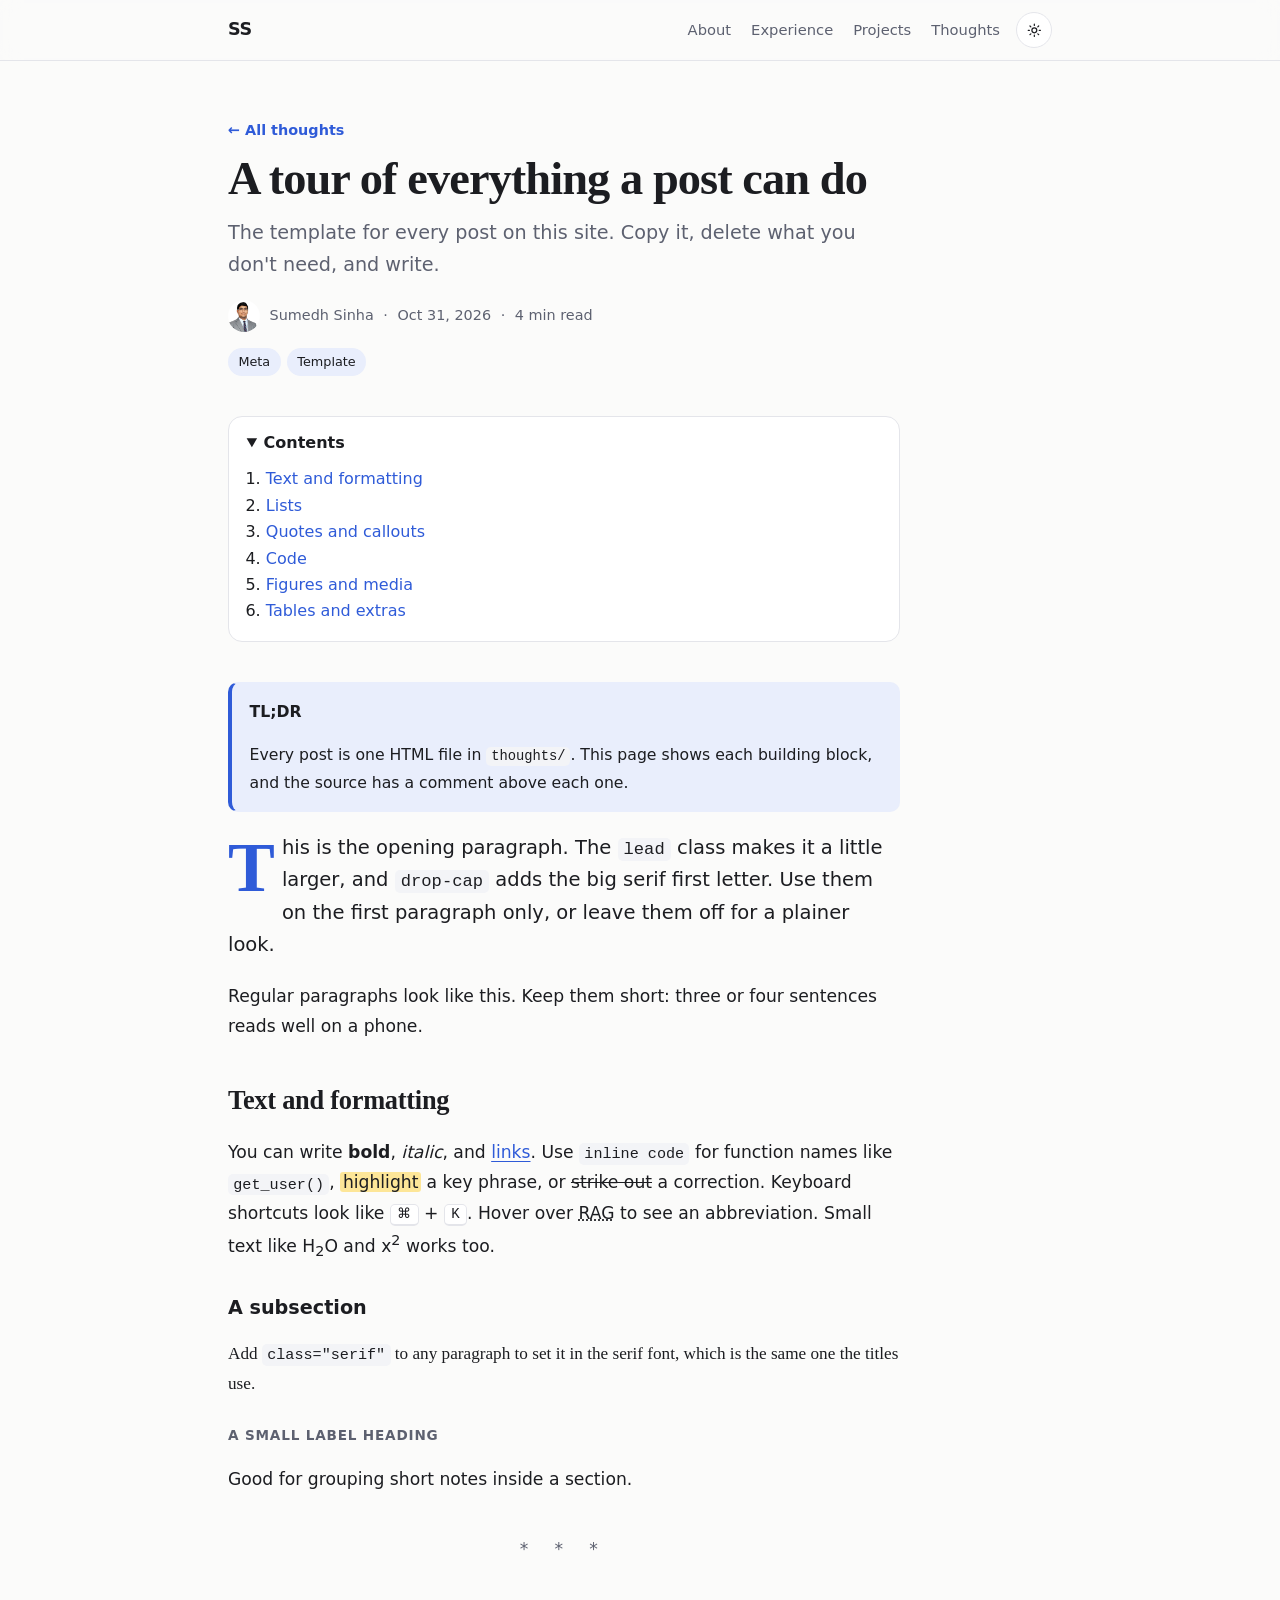
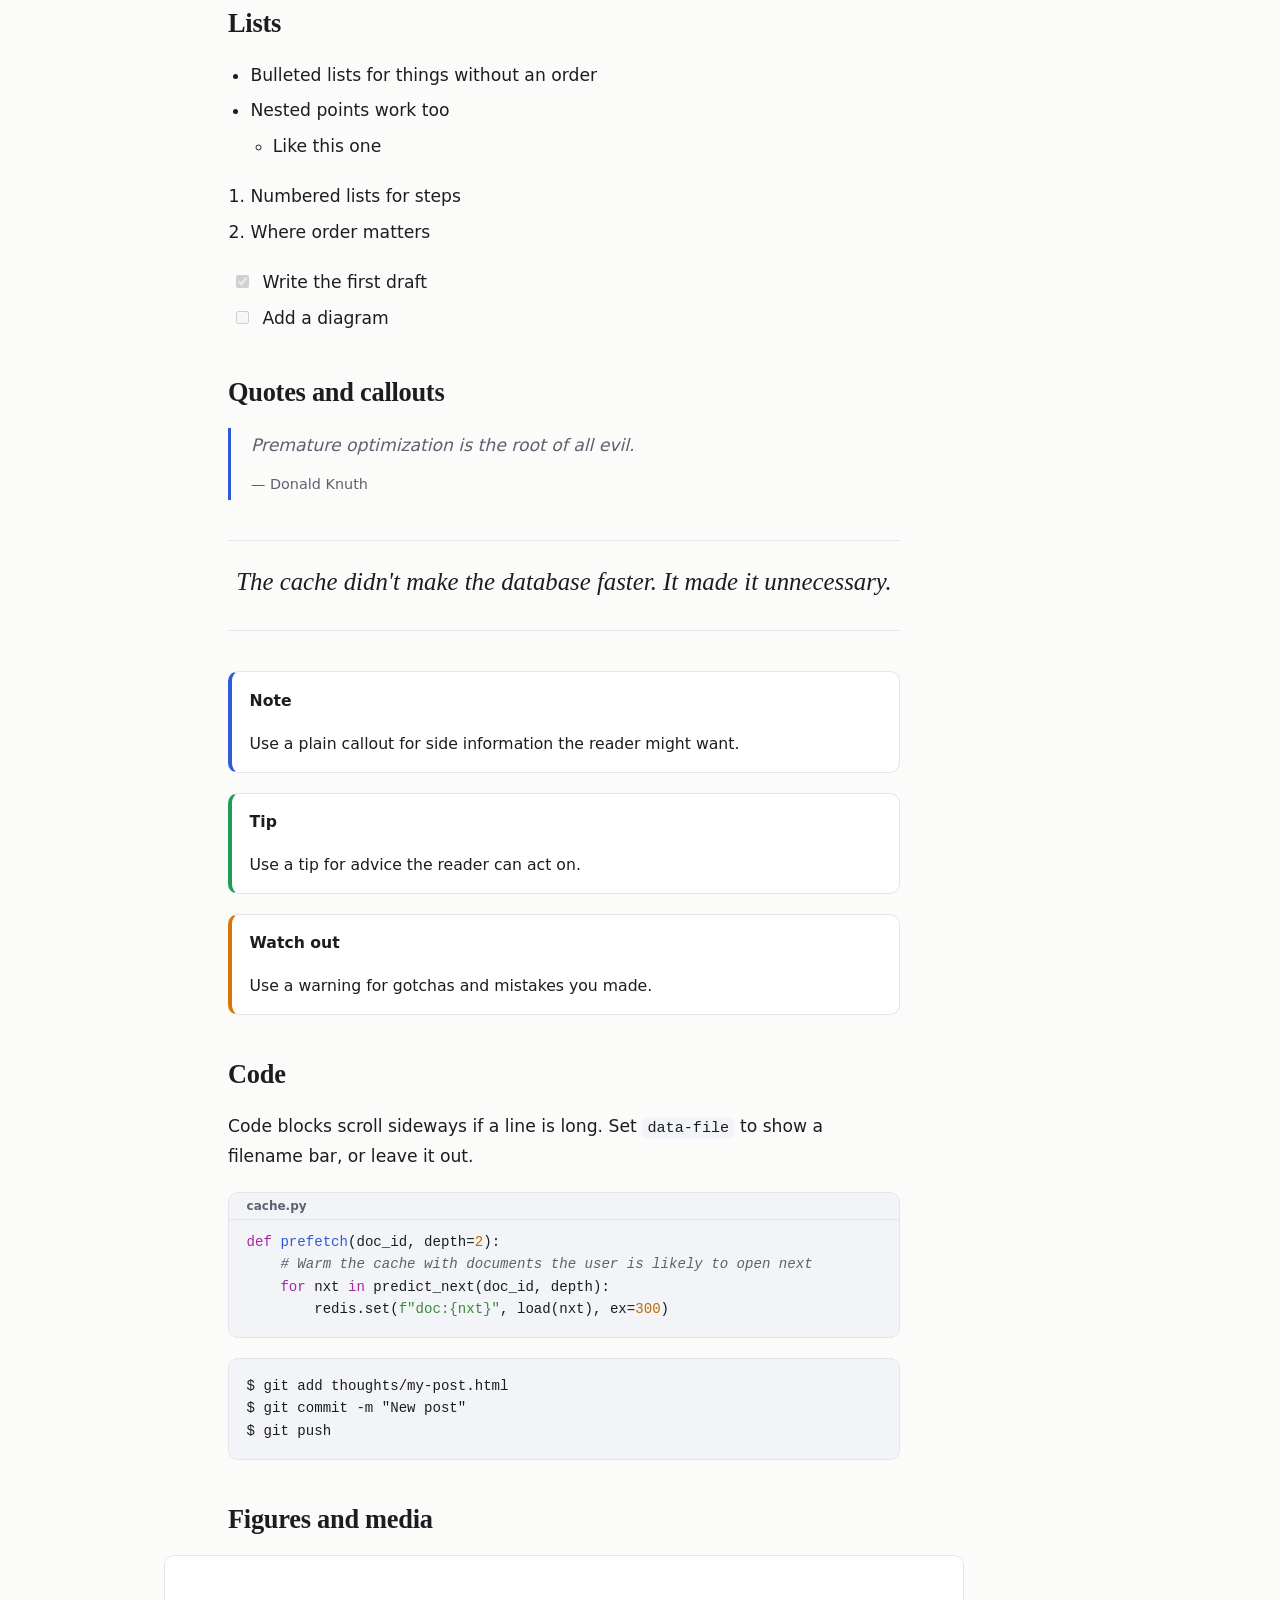
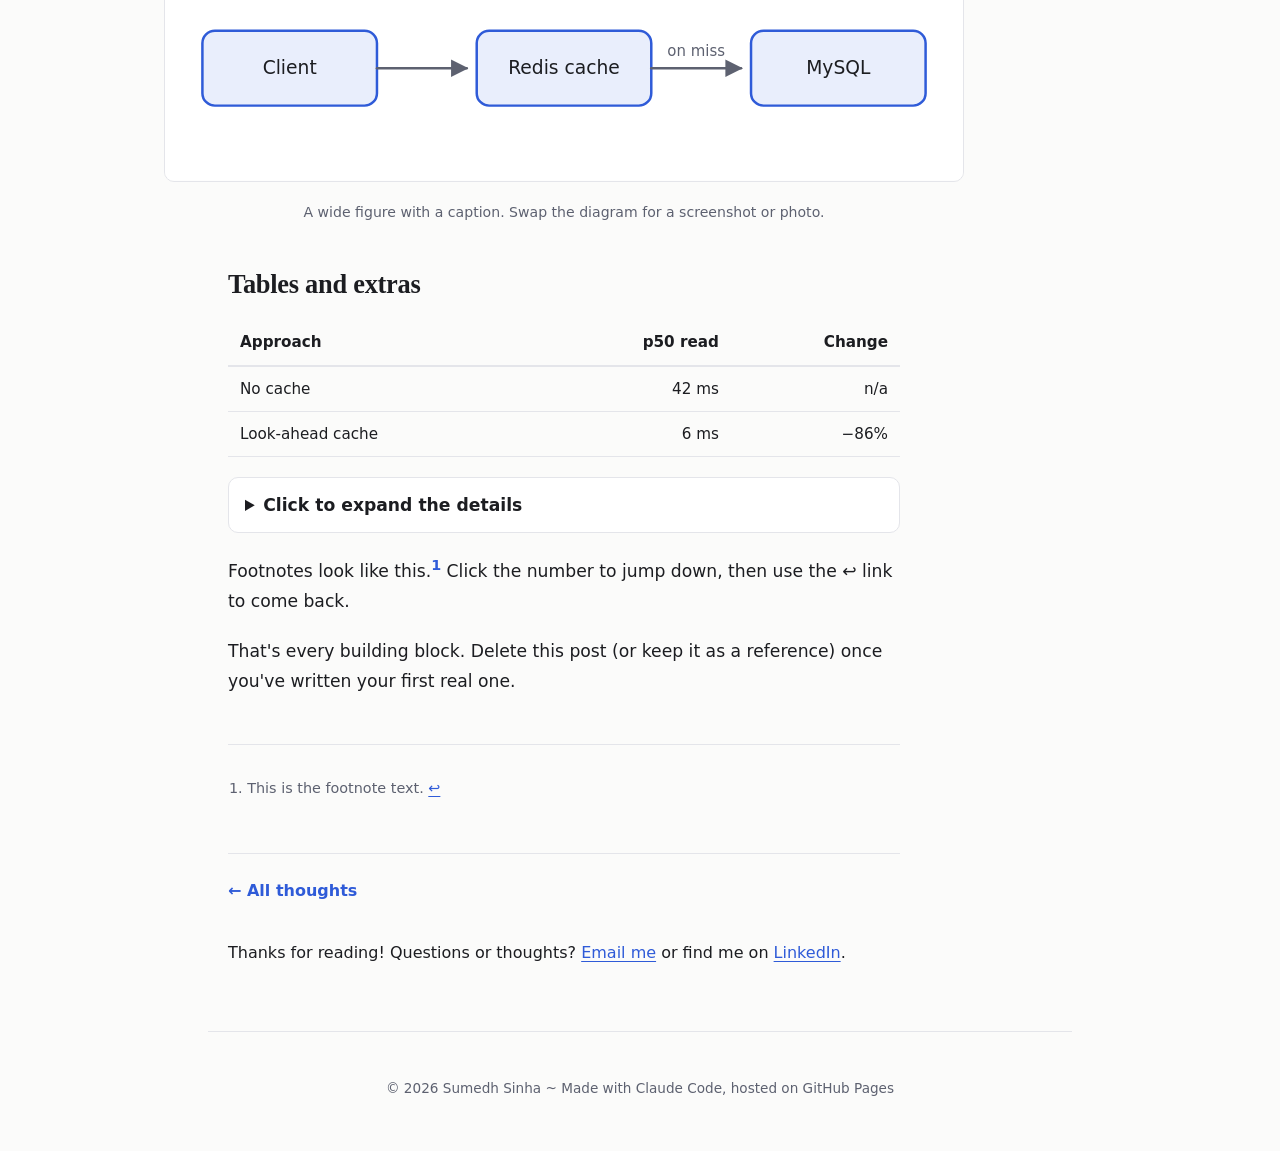
<file: thoughts/example-post.html>
<!DOCTYPE html>
<!--
  ================================================================
  HOW TO WRITE A NEW POST
  1. Copy this file in thoughts/ and give it a short, dashed name:
       thoughts/docplus-caching.html
  2. Edit the 4 spots marked EDIT in <head> (title, description, og:url, og:title).
  3. Edit the post header (tag, title, dek, date, reading time).
  4. Replace the body inside <div class="prose">. Keep the blocks you need and delete the rest.
     Each block below has a comment explaining it.
  5. Add an <li> for the post to the top of BOTH lists:
       thoughts/index.html   (href="docplus-caching.html")
       index.html            (href="thoughts/docplus-caching.html")
  6. Preview: open the file in your browser. Then commit and push.
  Images go in files/ (WebP is best) and are linked as ../files/name.webp
  ================================================================
-->
<html lang="en">
<head>
<meta charset="utf-8">
<meta name="viewport" content="width=device-width, initial-scale=1">
<title>A tour of everything a post can do · Sumedh Sinha</title> <!-- EDIT -->
<meta name="description" content="The template for every post on this site: headings, callouts, code, figures, tables, and more."> <!-- EDIT -->
<meta name="color-scheme" content="light dark">
<link rel="icon" href="../files/profile.jpg">

<meta property="og:type" content="article">
<meta property="og:title" content="A tour of everything a post can do"> <!-- EDIT -->
<meta property="og:description" content="The template for every post on this site.">
<meta property="og:url" content="https://sumedhsinha.github.io/thoughts/example-post.html"> <!-- EDIT -->
<meta property="og:image" content="https://sumedhsinha.github.io/files/profile.jpg">
<meta name="twitter:card" content="summary">

<link rel="stylesheet" href="../style.css">
<script>
    try { const t = localStorage.getItem("theme"); if (t) document.documentElement.dataset.theme = t; } catch (e) {}
</script>
</head>
<body>

<a class="skip-link" href="#main">Skip to content</a>

<header class="site-nav">
    <nav class="container nav-inner" aria-label="Primary">
        <a class="brand" href="../">SS</a>
        <ul class="nav-links">
            <li><a href="../#about">About</a></li>
            <li><a href="../#experience">Experience</a></li>
            <li><a href="../#projects">Projects</a></li>
            <li><a href="./">Thoughts</a></li>
        </ul>
        <button class="theme-toggle" type="button" aria-label="Toggle dark mode">
            <svg class="icon-sun" viewBox="0 0 24 24" aria-hidden="true"><circle cx="12" cy="12" r="4"/><path d="M12 2v2M12 20v2M4.9 4.9l1.4 1.4M17.7 17.7l1.4 1.4M2 12h2M20 12h2M4.9 19.1l1.4-1.4M17.7 6.3l1.4-1.4"/></svg>
            <svg class="icon-moon" viewBox="0 0 24 24" aria-hidden="true"><path d="M21 12.8A9 9 0 1 1 11.2 3a7 7 0 0 0 9.8 9.8z"/></svg>
        </button>
    </nav>
</header>

<main id="main" class="container">
<article class="post">

    <!-- ===== Post header ===== -->
    <header class="post-header">
        <a class="back-link" href="./">← All thoughts</a>
        <h1>A tour of everything a post can do</h1>
        <!-- The "dek": a one-sentence subtitle -->
        <p class="dek">The template for every post on this site. Copy it, delete what you don't need, and write.</p>
        <div class="byline">
            <img src="../files/profile.webp" alt="" width="64" height="64">
            <span>Sumedh Sinha</span>
            <span class="dot"></span>
            <time datetime="2026-10-31">Oct 31, 2026</time>
            <span class="dot"></span>
            <span>4 min read</span>
        </div>
        <!-- Tags: optional -->
        <ul class="tags" style="margin-top: 1rem"><li>Meta</li><li>Template</li></ul>
    </header>

    <!-- ===== Table of contents (optional, good for long posts) =====
         Each link points at the id="" of an <h2> below. -->
    <details class="toc" open>
        <summary>Contents</summary>
        <ol>
            <li><a href="#text">Text and formatting</a></li>
            <li><a href="#lists">Lists</a></li>
            <li><a href="#quotes">Quotes and callouts</a></li>
            <li><a href="#code">Code</a></li>
            <li><a href="#media">Figures and media</a></li>
            <li><a href="#tables">Tables and extras</a></li>
        </ol>
    </details>

    <div class="prose">

        <!-- ===== TL;DR box (optional): put it first for long posts ===== -->
        <aside class="callout tldr">
            <p class="callout-title">TL;DR</p>
            <p>Every post is one HTML file in <code>thoughts/</code>. This page shows each building block, and the source has a comment above each one.</p>
        </aside>

        <!-- Lead paragraph: bigger intro text. Add "drop-cap" for a big first letter, or remove it. -->
        <p class="lead drop-cap">This is the opening paragraph. The <code>lead</code> class makes it a little larger, and <code>drop-cap</code> adds the big serif first letter. Use them on the first paragraph only, or leave them off for a plainer look.</p>

        <p>Regular paragraphs look like this. Keep them short: three or four sentences reads well on a phone.</p>

        <!-- ===== Headings =====
             <h2> = section (give it an id="" if it's in the table of contents)
             <h3> = subsection, <h4> = small uppercase label -->
        <h2 id="text">Text and formatting</h2>

        <p>
            You can write <strong>bold</strong>, <em>italic</em>, and <a href="https://github.com/sumedhsinha">links</a>.
            Use <code>inline code</code> for function names like <code>get_user()</code>,
            <mark>highlight</mark> a key phrase, or <del>strike out</del> a correction.
            Keyboard shortcuts look like <kbd>⌘</kbd> + <kbd>K</kbd>.
            Hover over <abbr title="Retrieval-Augmented Generation">RAG</abbr> to see an abbreviation.
            Small text like H<sub>2</sub>O and x<sup>2</sup> works too.
        </p>

        <h3>A subsection</h3>
        <p class="serif">Add <code>class="serif"</code> to any paragraph to set it in the serif font, which is the same one the titles use.</p>

        <h4>A small label heading</h4>
        <p>Good for grouping short notes inside a section.</p>

        <!-- Section break: shows as * * * -->
        <hr>

        <h2 id="lists">Lists</h2>

        <!-- Bulleted list. Nest a <ul> inside an <li> for sub-points. -->
        <ul>
            <li>Bulleted lists for things without an order</li>
            <li>Nested points work too
                <ul>
                    <li>Like this one</li>
                </ul>
            </li>
        </ul>

        <!-- Numbered list -->
        <ol>
            <li>Numbered lists for steps</li>
            <li>Where order matters</li>
        </ol>

        <!-- Checklist: use "checked" for done items -->
        <ul class="task-list">
            <li><input type="checkbox" checked disabled> Write the first draft</li>
            <li><input type="checkbox" disabled> Add a diagram</li>
        </ul>

        <h2 id="quotes">Quotes and callouts</h2>

        <!-- Regular quote, with an optional <cite> -->
        <blockquote>
            <p>Premature optimization is the root of all evil.</p>
            <cite>Donald Knuth</cite>
        </blockquote>

        <!-- Pull quote: a big centered line, good for your own key sentence -->
        <blockquote class="pull-quote">
            <p>The cache didn't make the database faster. It made it unnecessary.</p>
        </blockquote>

        <!-- Callouts: plain (note), "tip" (green), "warning" (orange). The title line is optional. -->
        <aside class="callout">
            <p class="callout-title">Note</p>
            <p>Use a plain callout for side information the reader might want.</p>
        </aside>
        <aside class="callout tip">
            <p class="callout-title">Tip</p>
            <p>Use a tip for advice the reader can act on.</p>
        </aside>
        <aside class="callout warning">
            <p class="callout-title">Watch out</p>
            <p>Use a warning for gotchas and mistakes you made.</p>
        </aside>

        <h2 id="code">Code</h2>

        <p>Code blocks scroll sideways if a line is long. Set <code>data-file</code> to show a filename bar, or leave it out.</p>

        <!-- Code block. Inside <pre><code>, write < as &lt; and & as &amp;.
             Optional coloring: wrap words in <span class="tok-k"> (keyword), tok-s (string),
             tok-c (comment), tok-f (function), tok-n (number). Or skip it, plain code is fine. -->
<pre data-file="cache.py"><code><span class="tok-k">def</span> <span class="tok-f">prefetch</span>(doc_id, depth=<span class="tok-n">2</span>):
    <span class="tok-c"># Warm the cache with documents the user is likely to open next</span>
    <span class="tok-k">for</span> nxt <span class="tok-k">in</span> predict_next(doc_id, depth):
        redis.set(<span class="tok-s">f"doc:{nxt}"</span>, load(nxt), ex=<span class="tok-n">300</span>)
</code></pre>

<pre><code>$ git add thoughts/my-post.html
$ git commit -m "New post"
$ git push</code></pre>

        <h2 id="media">Figures and media</h2>

        <!-- Figure: an image (or diagram) with a caption.
             For a photo, replace the <svg> with:
               <img src="../files/my-photo.webp" alt="Describe the image" loading="lazy">
             Add class="figure-wide" to the <figure> to make it wider than the text on big screens. -->
        <figure class="figure-wide">
            <svg viewBox="0 0 640 180" role="img" aria-label="Diagram: request flows from client to cache, falling back to the database on a miss">
                <style>
                    .bg { fill: var(--surface); }
                    .box { fill: var(--accent-soft); stroke: var(--accent); }
                    .lbl { fill: var(--text); font: 15px system-ui, sans-serif; text-anchor: middle; }
                    .note { fill: var(--muted); font: 12px system-ui, sans-serif; text-anchor: middle; }
                    .line { stroke: var(--muted); stroke-width: 2; fill: none; }
                    .head { fill: var(--muted); }
                </style>
                <defs><marker id="arrow" viewBox="0 0 10 10" refX="9" refY="5" markerWidth="7" markerHeight="7" orient="auto"><path class="head" d="M0 0l10 5-10 5z"/></marker></defs>
                <rect class="bg" width="640" height="180"/>
                <rect class="box" x="30" y="60" width="140" height="60" rx="10"/><text class="lbl" x="100" y="95">Client</text>
                <rect class="box" x="250" y="60" width="140" height="60" rx="10"/><text class="lbl" x="320" y="95">Redis cache</text>
                <rect class="box" x="470" y="60" width="140" height="60" rx="10"/><text class="lbl" x="540" y="95">MySQL</text>
                <path class="line" d="M170 90h72" marker-end="url(#arrow)"/>
                <path class="line" d="M390 90h72" marker-end="url(#arrow)"/>
                <text class="note" x="426" y="80">on miss</text>
            </svg>
            <figcaption>A wide figure with a caption. Swap the diagram for a screenshot or photo.</figcaption>
        </figure>

        <!-- Image grid: several photos side by side (they stack on phones).
        <div class="figure-grid">
            <figure><img src="../files/photo-1.webp" alt="..." loading="lazy"><figcaption>Caption</figcaption></figure>
            <figure><img src="../files/photo-2.webp" alt="..." loading="lazy"><figcaption>Caption</figcaption></figure>
        </div>
        -->

        <!-- Video embed (YouTube): replace VIDEO_ID.
        <iframe class="embed" src="https://www.youtube-nocookie.com/embed/VIDEO_ID" title="Video title" allowfullscreen loading="lazy"></iframe>
        -->

        <h2 id="tables">Tables and extras</h2>

        <!-- Table. Add class="num" to a cell to right-align numbers. (These numbers are placeholders.) -->
        <div class="table-wrap">
            <table>
                <caption class="visually-hidden">Example table with placeholder numbers</caption>
                <thead>
                    <tr><th>Approach</th><th class="num">p50 read</th><th class="num">Change</th></tr>
                </thead>
                <tbody>
                    <tr><td>No cache</td><td class="num">42 ms</td><td class="num">n/a</td></tr>
                    <tr><td>Look-ahead cache</td><td class="num">6 ms</td><td class="num">−86%</td></tr>
                </tbody>
            </table>
        </div>

        <!-- Collapsible section: for long details most readers can skip -->
        <details>
            <summary>Click to expand the details</summary>
            <p>Hidden until the reader opens it. Good for derivations, long logs, or side stories.</p>
        </details>

        <!-- Footnote reference: links to the matching <li id="fn1"> at the bottom -->
        <p>Footnotes look like this.<sup class="footnote-ref"><a href="#fn1" id="ref1">1</a></sup> Click the number to jump down, then use the ↩ link to come back.</p>

        <p>That's every building block. Delete this post (or keep it as a reference) once you've written your first real one.</p>

        <!-- Footnotes list: one <li> per footnote -->
        <section class="footnotes" aria-label="Footnotes">
            <ol>
                <li id="fn1">This is the footnote text. <a href="#ref1" aria-label="Back to text">↩</a></li>
            </ol>
        </section>

    </div>
</article>

<!-- ===== Post footer: back link + previous/next posts (update or delete the links) ===== -->
<footer class="post-footer">
    <nav class="post-nav" aria-label="More posts">
        <a href="./">← All thoughts</a>
        <!-- <a href="next-post.html">Next post title →</a> -->
    </nav>
    <p>Thanks for reading! Questions or thoughts? <a href="mailto:sumedhsinha2022@gmail.com">Email me</a> or find me on <a href="https://www.linkedin.com/in/sinhasumedh/">LinkedIn</a>.</p>
</footer>
</main>

<footer class="container footer">
    <p>© <span id="year">2026</span> Sumedh Sinha ~ Made with Claude Code, hosted on GitHub Pages</p>
</footer>

<script src="../site.js"></script>
</body>
</html>
</file>
<file: style.css>
/* ===== Tokens ===== */
:root {
    --bg: #fbfbfa;
    --surface: #ffffff;
    --text: #1c1d21;
    --muted: #5d6170;
    --border: #e4e5ea;
    --accent: #2f5bd8;
    --accent-soft: #e9eefc;
    --radius: 14px;
    --shadow: 0 1px 2px rgb(16 24 40 / 0.04), 0 4px 16px rgb(16 24 40 / 0.06);
    --font: "Inter", system-ui, -apple-system, "Segoe UI", Roboto, sans-serif;
    --font-serif: "Iowan Old Style", "Charter", "Palatino Linotype", Georgia, serif;
    --font-mono: ui-monospace, "SF Mono", Menlo, Consolas, monospace;
    --code-bg: #f3f4f7;
    color-scheme: light;
}

@media (prefers-color-scheme: dark) {
    :root:not([data-theme="light"]) {
        --bg: #0f1115;
        --surface: #171a21;
        --text: #e8e9ee;
        --muted: #9a9fae;
        --border: #262a34;
        --accent: #7c9cff;
        --accent-soft: #1d2540;
        --code-bg: #1d2129;
        --shadow: none;
        color-scheme: dark;
    }
}
:root[data-theme="dark"] {
    --bg: #0f1115;
    --surface: #171a21;
    --text: #e8e9ee;
    --muted: #9a9fae;
    --border: #262a34;
    --accent: #7c9cff;
    --accent-soft: #1d2540;
    --code-bg: #1d2129;
    --shadow: none;
    color-scheme: dark;
}

/* ===== Base ===== */
*, *::before, *::after { box-sizing: border-box; }
html { scroll-behavior: smooth; scroll-padding-top: 4.5rem; }
body {
    margin: 0;
    background: var(--bg);
    color: var(--text);
    font: 16px/1.65 var(--font);
    -webkit-font-smoothing: antialiased;
}
img { max-width: 100%; height: auto; display: block; }
a { color: var(--accent); text-decoration-thickness: 1px; text-underline-offset: 3px; }
h1, h2, h3, h4 { line-height: 1.2; margin: 0; }
svg { width: 1.1em; height: 1.1em; fill: none; stroke: currentColor; stroke-width: 2; stroke-linecap: round; stroke-linejoin: round; flex-shrink: 0; }

.container { width: 100%; max-width: 54rem; margin-inline: auto; padding-inline: 1.25rem; }

.skip-link { position: absolute; left: -999px; top: 0.5rem; background: var(--accent); color: #fff; padding: 0.5rem 1rem; border-radius: 8px; z-index: 100; }
.skip-link:focus { left: 0.5rem; }
:focus-visible { outline: 2px solid var(--accent); outline-offset: 3px; border-radius: 4px; }

/* ===== Nav ===== */
.site-nav {
    position: sticky; top: 0; z-index: 10;
    background: color-mix(in srgb, var(--bg) 82%, transparent);
    backdrop-filter: saturate(160%) blur(10px);
    border-bottom: 1px solid var(--border);
}
.nav-inner { display: flex; align-items: center; gap: 1rem; height: 3.75rem; }
.brand { font-weight: 800; letter-spacing: -0.02em; color: var(--text); text-decoration: none; font-size: 1.1rem; }
.nav-links { display: flex; gap: 1.25rem; list-style: none; margin: 0 0 0 auto; padding: 0; }
.nav-links a { color: var(--muted); text-decoration: none; font-size: 0.92rem; font-weight: 500; }
.nav-links a:hover { color: var(--text); }
.theme-toggle {
    display: grid; place-items: center; width: 2.25rem; height: 2.25rem;
    border: 1px solid var(--border); border-radius: 50%; background: var(--surface); color: var(--text); cursor: pointer;
}
.icon-moon { display: none; }
:root[data-theme="dark"] .icon-sun { display: none; }
:root[data-theme="dark"] .icon-moon { display: block; }
@media (prefers-color-scheme: dark) {
    :root:not([data-theme="light"]) .icon-sun { display: none; }
    :root:not([data-theme="light"]) .icon-moon { display: block; }
}

/* ===== Hero ===== */
.hero { display: flex; align-items: center; gap: 2.5rem; padding-block: 4.5rem 3rem; }
.hero-photo img {
    width: 11rem; height: 11rem; border-radius: 50%; object-fit: cover;
    border: 4px solid var(--surface); box-shadow: 0 0 0 1px var(--border), var(--shadow);
    background: #fff;
}
.eyebrow { margin: 0 0 0.25rem; color: var(--accent); font-weight: 600; }
.hero h1 { font-size: clamp(2.25rem, 6vw, 3.25rem); letter-spacing: -0.03em; font-weight: 800; }
.tagline { font-size: 1.15rem; margin: 0.75rem 0 0.4rem; max-width: 36rem; }
.meta { color: var(--muted); margin: 0 0 1.5rem; font-size: 0.95rem; }

.actions { display: flex; flex-wrap: wrap; gap: 0.6rem; }
.btn {
    display: inline-flex; align-items: center; gap: 0.45rem;
    padding: 0.55rem 1rem; border-radius: 999px;
    border: 1px solid var(--border); background: var(--surface); color: var(--text);
    font-weight: 600; font-size: 0.92rem; text-decoration: none;
    transition: transform 0.15s ease, border-color 0.15s ease;
}
.btn:hover { transform: translateY(-1px); border-color: var(--accent); }
.btn-primary { background: var(--accent); border-color: var(--accent); color: #fff; }
:root[data-theme="dark"] .btn-primary { color: #0f1115; }
@media (prefers-color-scheme: dark) { :root:not([data-theme="light"]) .btn-primary { color: #0f1115; } }

/* ===== Sections ===== */
.section { padding-block: 3rem; border-top: 1px solid var(--border); }
.section > h2 { font-size: 1.6rem; letter-spacing: -0.02em; margin-bottom: 1.5rem; }
.section p { max-width: 42rem; }

/* ===== Timeline ===== */
.timeline { list-style: none; margin: 0; padding: 0 0 0 1.25rem; border-left: 2px solid var(--border); }
.tl-item { position: relative; padding-bottom: 1.75rem; }
.tl-item:last-child { padding-bottom: 0; }
.tl-item::before {
    content: ""; position: absolute; left: calc(-1.25rem - 7px); top: 0.45rem;
    width: 12px; height: 12px; border-radius: 50%;
    background: var(--bg); border: 2px solid var(--accent);
}
.tl-item:first-child::before { background: var(--accent); }
.tl-head { display: flex; justify-content: space-between; align-items: baseline; gap: 0.25rem 1rem; flex-wrap: wrap; }
.tl-head h3 { font-size: 1.05rem; font-weight: 700; }
.tl-head h3 span { color: var(--accent); }
.tl-date { color: var(--muted); font-size: 0.88rem; font-variant-numeric: tabular-nums; white-space: nowrap; }
.tl-sub { color: var(--muted); font-size: 0.92rem; margin: 0.15rem 0 0.5rem; }
.tl-item ul { margin: 0; padding-left: 1.1rem; }
.tl-item li { margin-bottom: 0.25rem; }

.more { margin-top: 2rem; border: 1px solid var(--border); border-radius: var(--radius); padding: 0.85rem 1.1rem; background: var(--surface); }
.more summary { cursor: pointer; font-weight: 600; }
.more ul { margin: 0.75rem 0 0.25rem; padding-left: 1.1rem; }

/* ===== Projects ===== */
.cards { display: grid; grid-template-columns: repeat(auto-fill, minmax(15rem, 1fr)); gap: 1rem; }
.card {
    display: flex; flex-direction: column;
    background: var(--surface); border: 1px solid var(--border); border-radius: var(--radius);
    padding: 1.25rem; box-shadow: var(--shadow);
    transition: transform 0.2s ease, border-color 0.2s ease;
}
.card:hover { transform: translateY(-3px); border-color: var(--accent); }
.card h3 { font-size: 1.2rem; margin-bottom: 0.4rem; }
.card p { font-size: 0.94rem; margin: 0 0 0.9rem; }
.card .badge { font-size: 0.78rem; font-weight: 600; color: var(--accent); margin-bottom: 0.5rem; }
.card-img { border-radius: 10px; margin: -0.25rem 0 1rem; aspect-ratio: 16 / 9; object-fit: cover; }
.card-link { margin-top: auto; padding-top: 0.75rem; font-weight: 600; font-size: 0.92rem; text-decoration: none; }

/* ===== Tags ===== */
.tags { display: flex; flex-wrap: wrap; gap: 0.4rem; list-style: none; margin: 0; padding: 0; }
.tags li {
    font-size: 0.8rem; font-weight: 500; padding: 0.2rem 0.65rem; border-radius: 999px;
    background: var(--accent-soft); color: var(--text);
}

/* ===== Skills ===== */
.skills { display: grid; gap: 1rem; margin: 0; }
.skills > div { display: grid; grid-template-columns: 8.5rem 1fr; gap: 1rem; align-items: start; }
.skills dt { font-weight: 600; color: var(--muted); font-size: 0.92rem; padding-top: 0.15rem; }
.skills dd { margin: 0; }

/* ===== Education ===== */
.sub-h { font-size: 1.05rem; margin: 2rem 0 1rem; }
.courses { display: grid; grid-template-columns: repeat(auto-fit, minmax(18rem, 1fr)); gap: 1.25rem; }
.courses h4 { font-size: 0.82rem; text-transform: uppercase; letter-spacing: 0.06em; color: var(--muted); margin-bottom: 0.6rem; }

/* ===== Contact / Footer ===== */
.contact { text-align: center; }
.contact p { margin-inline: auto; color: var(--muted); }
.footer { padding-block: 2rem 2.5rem; color: var(--muted); font-size: 0.85rem; text-align: center; border-top: 1px solid var(--border); }

/* ===== Thoughts: post list ===== */
.post-list { list-style: none; margin: 0; padding: 0; }
.post-list li {
    display: flex; justify-content: space-between; align-items: baseline; gap: 0.25rem 1.5rem;
    padding-block: 1rem; border-bottom: 1px solid var(--border);
}
.post-list li:first-child { padding-top: 0; }
.post-list a { text-decoration: none; color: var(--text); display: grid; gap: 0.2rem; }
.post-list .post-title { font-family: var(--font-serif); font-size: 1.2rem; font-weight: 700; }
.post-list a:hover .post-title { color: var(--accent); }
.post-list .post-dek { color: var(--muted); font-size: 0.94rem; }
.post-list time { color: var(--muted); font-size: 0.88rem; white-space: nowrap; font-variant-numeric: tabular-nums; }
.more-link { font-weight: 600; text-decoration: none; }
.page-head { padding-block: 4rem 1rem; }
.page-head h1 { font-family: var(--font-serif); font-size: clamp(2.25rem, 6vw, 3rem); letter-spacing: -0.02em; }
.page-head p { color: var(--muted); max-width: 36rem; }

/* ===== Thoughts: single post ===== */
.post { max-width: 42rem; padding-block: 3.5rem 2rem; }
.post-header { margin-bottom: 2.5rem; }
.post-header h1 { font-family: var(--font-serif); font-size: clamp(2rem, 5.5vw, 2.9rem); letter-spacing: -0.02em; line-height: 1.12; margin: 0.6rem 0 0.75rem; }
.post-header .dek { font-size: 1.2rem; color: var(--muted); margin: 0 0 1.25rem; }
.byline { display: flex; flex-wrap: wrap; align-items: center; gap: 0.4rem 0.6rem; color: var(--muted); font-size: 0.9rem; }
.byline img { width: 2rem; height: 2rem; border-radius: 50%; object-fit: cover; }
.byline .dot::before { content: "·"; }
.back-link { font-size: 0.9rem; font-weight: 600; text-decoration: none; }

.toc { border: 1px solid var(--border); border-radius: var(--radius); background: var(--surface); padding: 0.85rem 1.1rem; margin-bottom: 2.5rem; }
.toc summary { cursor: pointer; font-weight: 600; }
.toc ol { margin: 0.6rem 0 0.2rem; padding-left: 1.2rem; }
.toc a { text-decoration: none; }

.prose { font-size: 1.075rem; line-height: 1.75; }
.prose > * { margin-block: 0 1.25rem; }
.prose h2 { font-family: var(--font-serif); font-size: 1.65rem; margin-top: 2.75rem; letter-spacing: -0.01em; }
.prose h3 { font-size: 1.2rem; margin-top: 2rem; }
.prose h4 { font-size: 0.85rem; text-transform: uppercase; letter-spacing: 0.06em; color: var(--muted); margin-top: 1.75rem; }
.prose h2 + *, .prose h3 + *, .prose h4 + * { margin-top: 0.6rem; }
.prose ul, .prose ol { padding-left: 1.4rem; }
.prose li { margin-bottom: 0.35rem; }
.prose li > ul, .prose li > ol { margin-top: 0.35rem; }
.prose .lead { font-size: 1.22rem; line-height: 1.65; }
.prose .drop-cap::first-letter {
    float: left; font-family: var(--font-serif); font-size: 3.6em; line-height: 0.85;
    padding: 0.08em 0.1em 0 0; color: var(--accent); font-weight: 700;
}
.prose .serif { font-family: var(--font-serif); }
.prose mark { background: color-mix(in srgb, #ffd54a 55%, transparent); color: inherit; padding: 0 0.15em; border-radius: 3px; }
.prose abbr[title] { text-decoration: underline dotted; cursor: help; }
.prose kbd {
    font-family: var(--font-mono); font-size: 0.82em; padding: 0.1em 0.45em; border-radius: 5px;
    border: 1px solid var(--border); border-bottom-width: 2px; background: var(--surface);
}
.prose :not(pre) > code { font-family: var(--font-mono); font-size: 0.88em; background: var(--code-bg); padding: 0.12em 0.35em; border-radius: 5px; }
.prose hr { border: 0; text-align: center; margin-block: 2.5rem; }
.prose hr::before { content: "* * *"; letter-spacing: 0.6em; color: var(--muted); }

.prose blockquote { margin-inline: 0; padding: 0.1rem 0 0.1rem 1.25rem; border-left: 3px solid var(--accent); color: var(--muted); font-style: italic; }
.prose blockquote p { margin: 0 0 0.5rem; }
.prose blockquote cite { font-style: normal; font-size: 0.9rem; }
.prose blockquote cite::before { content: "— "; }
.prose .pull-quote {
    font-family: var(--font-serif); font-size: 1.55rem; line-height: 1.35; text-align: center; font-style: italic;
    border: 0; border-block: 1px solid var(--border); padding: 1.5rem 0.5rem; margin-block: 2.5rem; color: var(--text);
}

.callout { border: 1px solid var(--border); border-left: 4px solid var(--accent); border-radius: 10px; background: var(--surface); padding: 0.9rem 1.1rem; font-size: 0.98rem; }
.callout > :last-child { margin-bottom: 0; }
.callout-title { font-weight: 700; margin: 0 0 0.3rem; }
.callout.tip { border-left-color: #1f9d55; }
.callout.warning { border-left-color: #d97706; }
.callout.tldr { background: var(--accent-soft); border-color: transparent; border-left-color: var(--accent); }

.prose pre { position: relative; background: var(--code-bg); border: 1px solid var(--border); border-radius: 10px; padding: 1rem 1.1rem; overflow-x: auto; font: 0.88rem/1.6 var(--font-mono); }
.prose pre[data-file] { padding-top: 2.4rem; }
.prose pre[data-file]::before {
    content: attr(data-file); position: absolute; top: 0; left: 0; right: 0; padding: 0.4rem 1.1rem;
    font: 600 0.75rem var(--font); color: var(--muted); border-bottom: 1px solid var(--border);
}
.tok-k { color: #a626a4; } .tok-s { color: #3a8a3a; } .tok-c { color: var(--muted); font-style: italic; } .tok-f { color: var(--accent); } .tok-n { color: #b76b01; }

.prose figure { margin-inline: 0; }
.prose figure img, .prose figure svg { width: 100%; border-radius: 10px; border: 1px solid var(--border); }
.prose figure svg { height: auto; fill: currentColor; stroke: none; } /* undo the icon defaults on the global svg rule */
.prose figcaption { color: var(--muted); font-size: 0.88rem; text-align: center; margin-top: 0.6rem; }
.prose .figure-wide { margin-inline: max(-4rem, calc((42rem - 100vw) / 2)); }
.prose .figure-grid { display: grid; grid-template-columns: repeat(auto-fit, minmax(12rem, 1fr)); gap: 0.75rem; }
.embed { aspect-ratio: 16 / 9; width: 100%; border: 0; border-radius: 10px; }

.table-wrap { overflow-x: auto; }
.visually-hidden { position: absolute; width: 1px; height: 1px; overflow: hidden; clip-path: inset(50%); white-space: nowrap; }
.prose table { width: 100%; border-collapse: collapse; font-size: 0.95rem; }
.prose th, .prose td { text-align: left; padding: 0.55rem 0.75rem; border-bottom: 1px solid var(--border); }
.prose th { font-weight: 700; border-bottom-width: 2px; }
.prose td.num, .prose th.num { text-align: right; font-variant-numeric: tabular-nums; }

.prose details { border: 1px solid var(--border); border-radius: 10px; padding: 0.75rem 1rem; background: var(--surface); }
.prose details summary { cursor: pointer; font-weight: 600; }
.prose details[open] summary { margin-bottom: 0.5rem; }
.prose .task-list { list-style: none; padding-left: 0.25rem; }
.prose .task-list input { margin-right: 0.5rem; accent-color: var(--accent); }

.footnote-ref a { text-decoration: none; font-weight: 600; }
.footnotes { border-top: 1px solid var(--border); padding-top: 1rem; margin-top: 3rem; font-size: 0.9rem; color: var(--muted); }
.footnotes ol { padding-left: 1.2rem; }

.post-footer { max-width: 42rem; border-top: 1px solid var(--border); padding-block: 1.5rem 3rem; display: grid; gap: 1.25rem; }
.post-nav { display: flex; justify-content: space-between; gap: 1rem; flex-wrap: wrap; }
.post-nav a { text-decoration: none; font-weight: 600; }

/* ===== Hiding (how-to at the top of thoughts/example-post.html) ===== */
html:not(.show-hidden) [data-hidden] { display: none !important; }
.show-hidden [data-hidden] { outline: 2px dashed #d97706; outline-offset: 4px; }
html[data-draft] body::before {
    content: "DRAFT · not listed · not indexed"; display: block; text-align: center;
    background: #d97706; color: #fff; font: 600 0.85rem var(--font); padding: 0.4rem;
}

/* ===== Responsive ===== */
@media (max-width: 640px) {
    .nav-links { display: none; }
    .theme-toggle { margin-left: auto; }
    .hero { flex-direction: column; text-align: center; padding-top: 3rem; }
    .hero-text .tagline { margin-inline: auto; }
    .actions { justify-content: center; }
    .skills > div { grid-template-columns: 1fr; gap: 0.4rem; }
    .post-list li { flex-direction: column; }
    .prose .figure-wide { margin-inline: 0; }
}

@media (prefers-reduced-motion: reduce) {
    html { scroll-behavior: auto; }
    .btn, .card { transition: none; }
}
</file>
